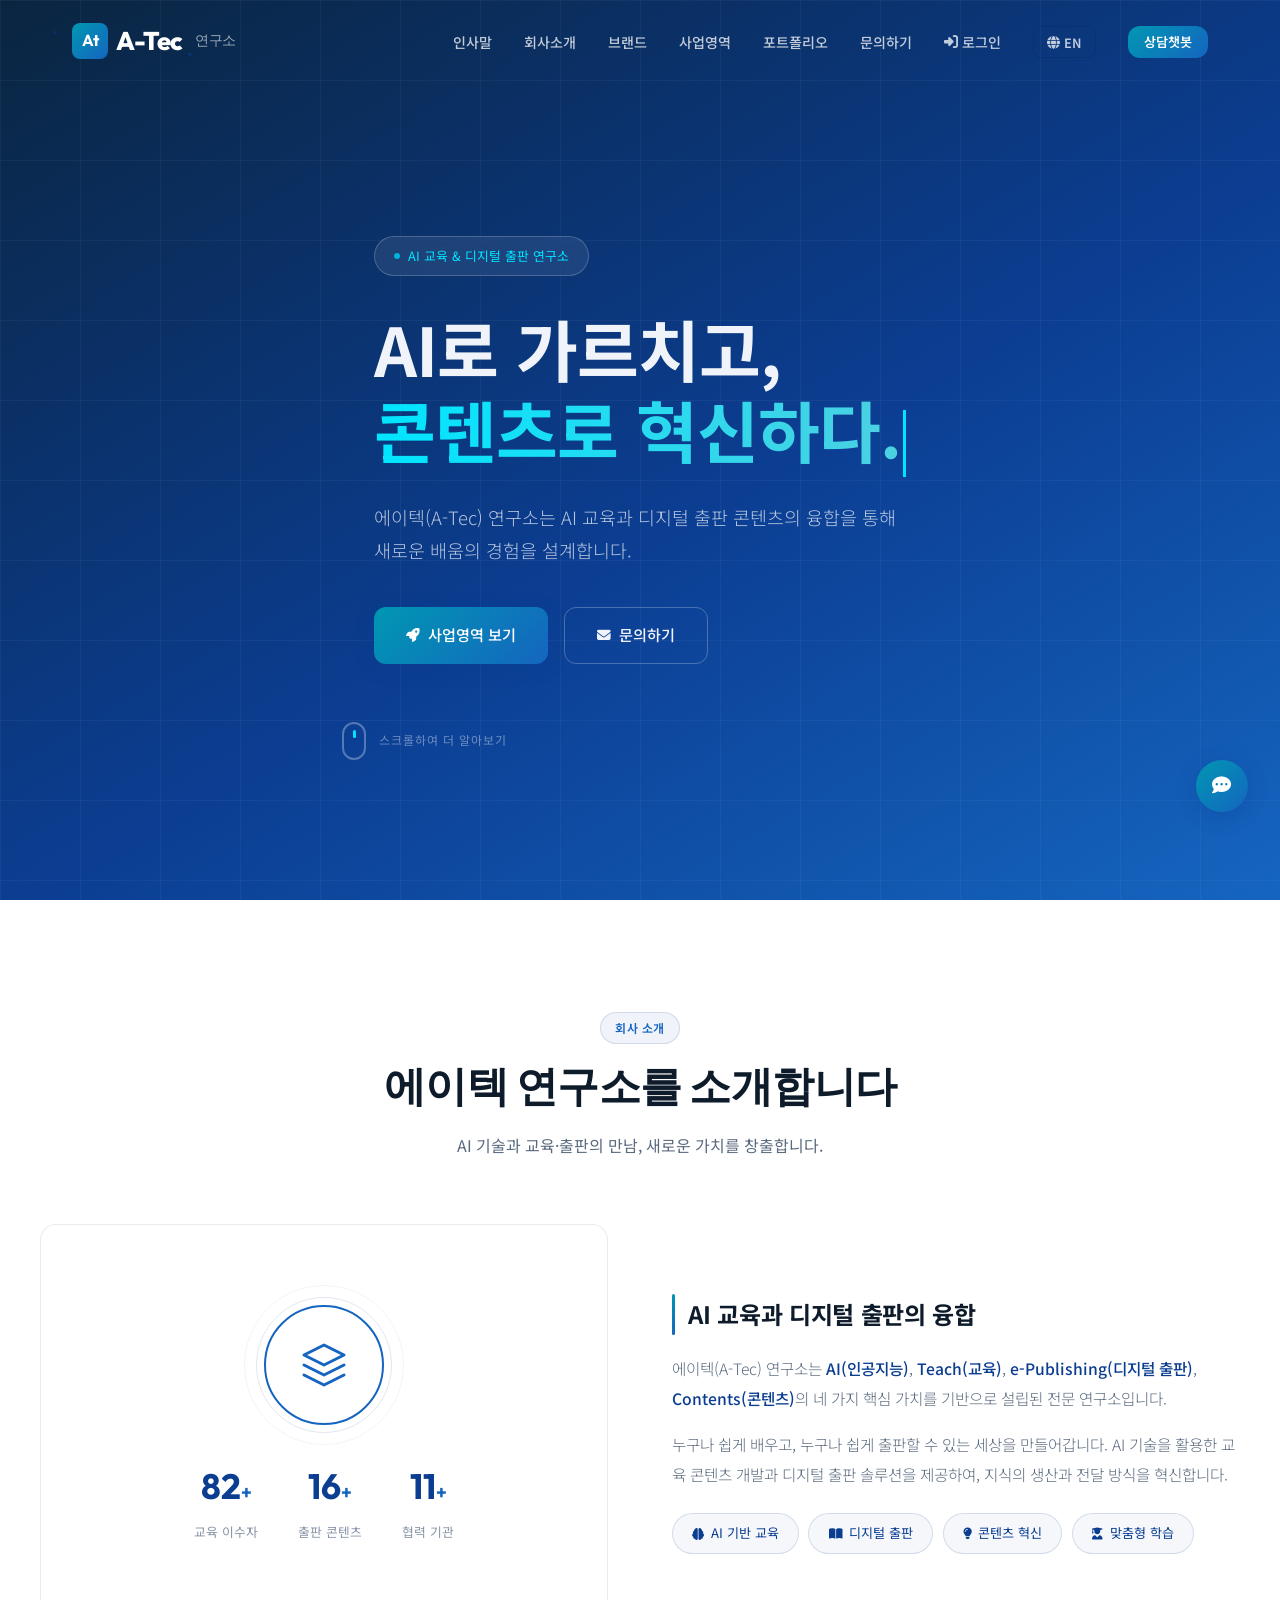
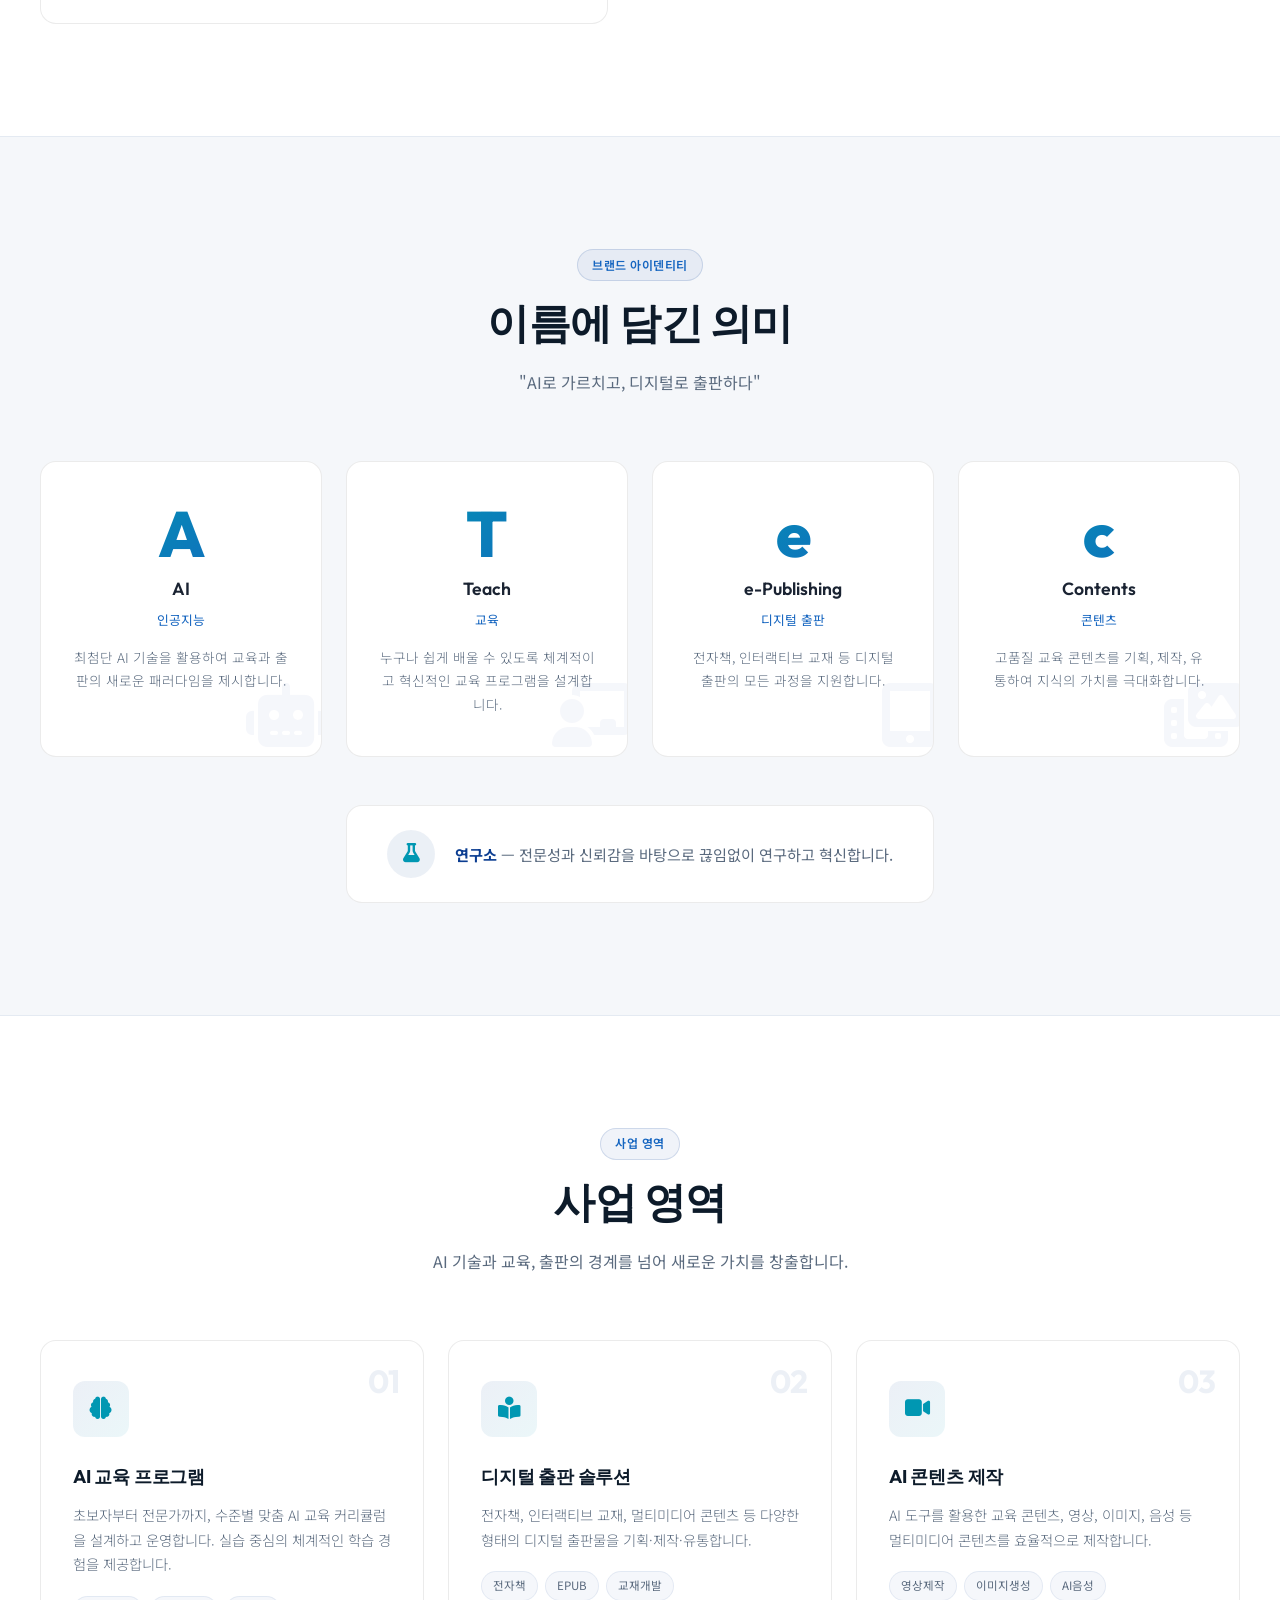
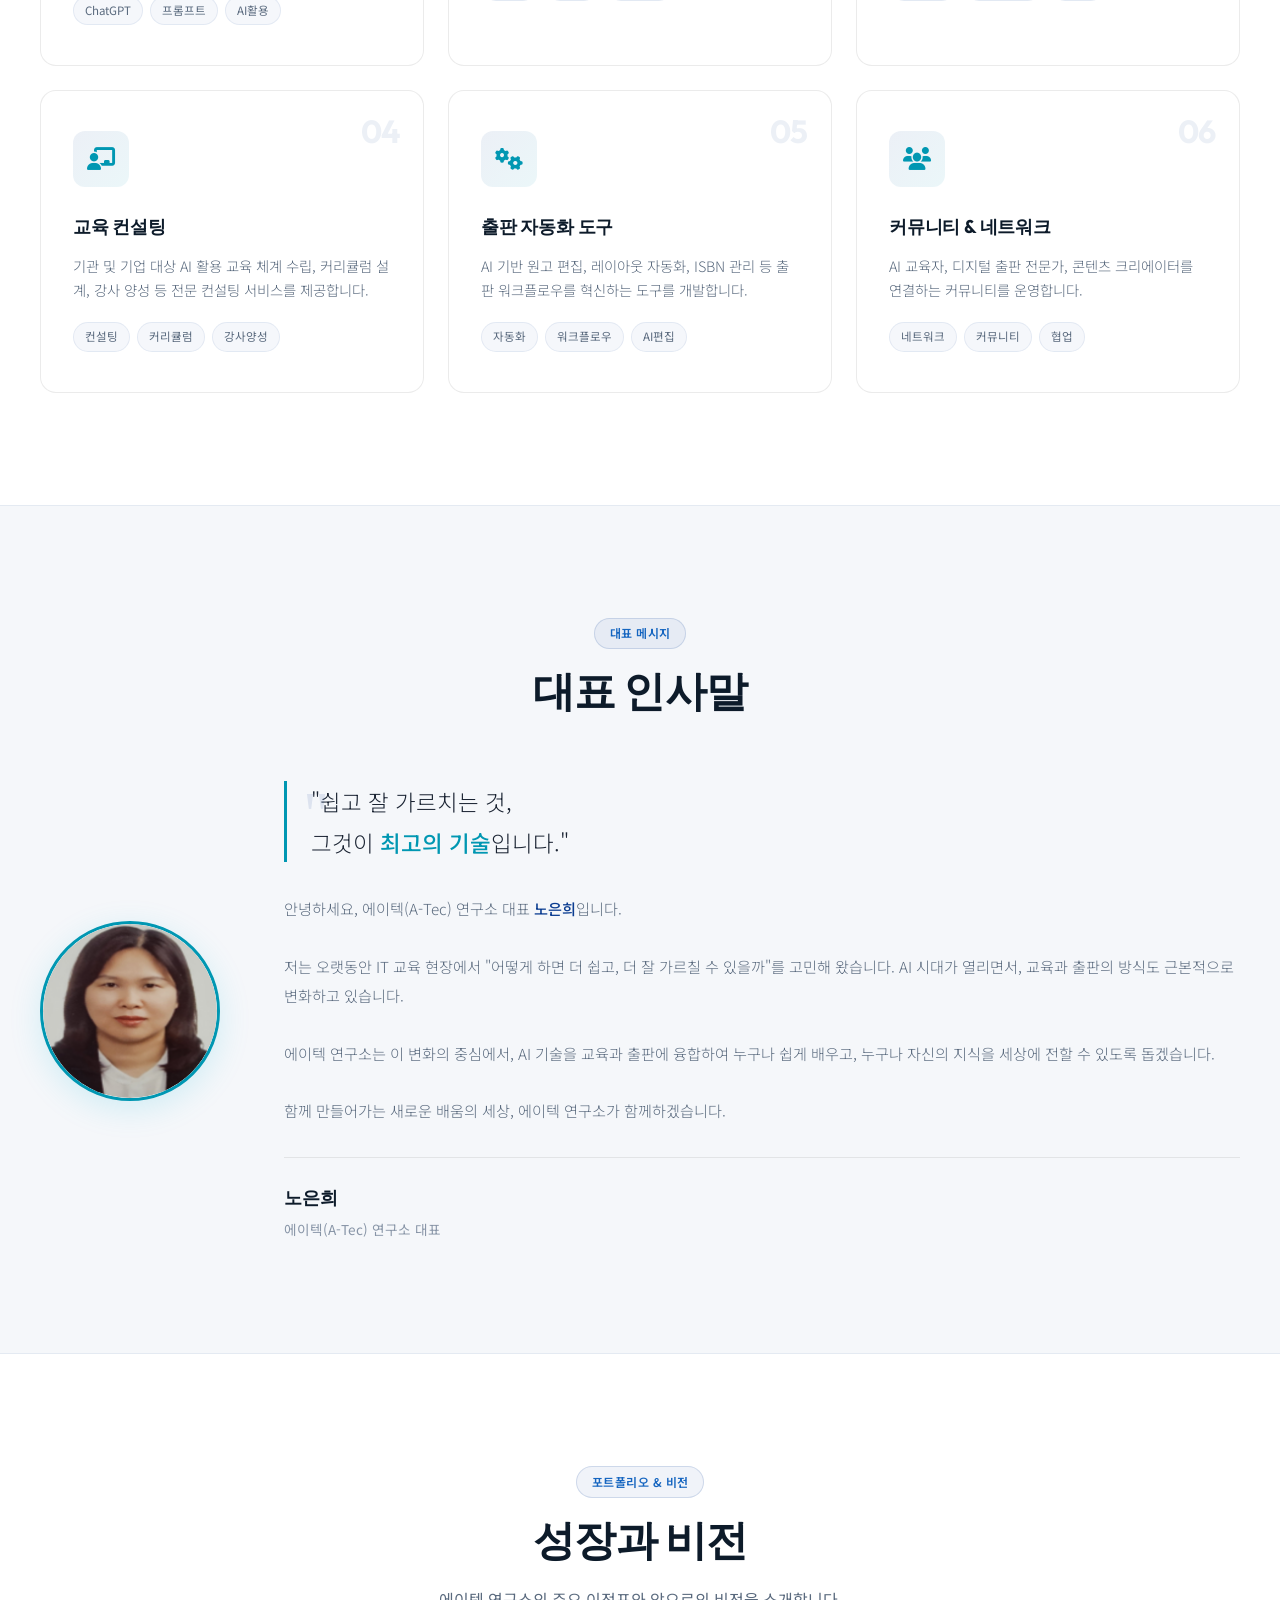
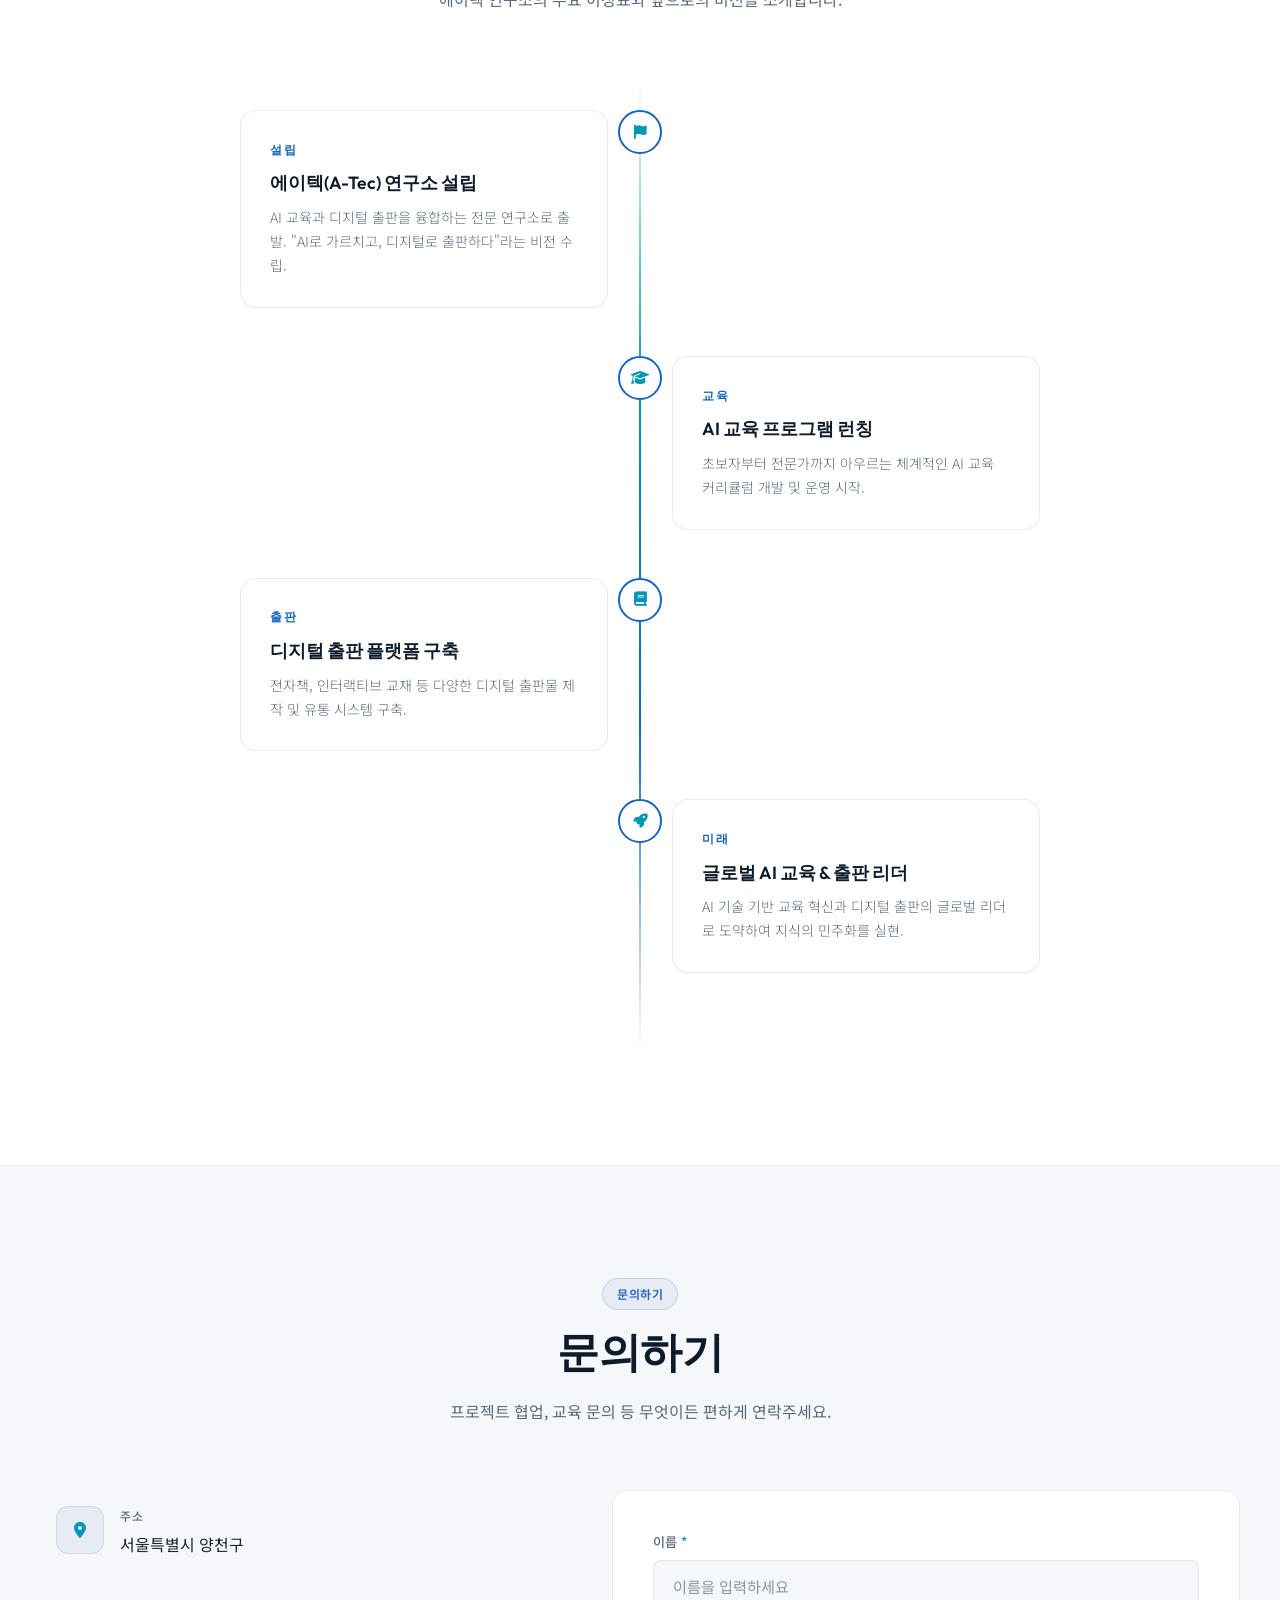
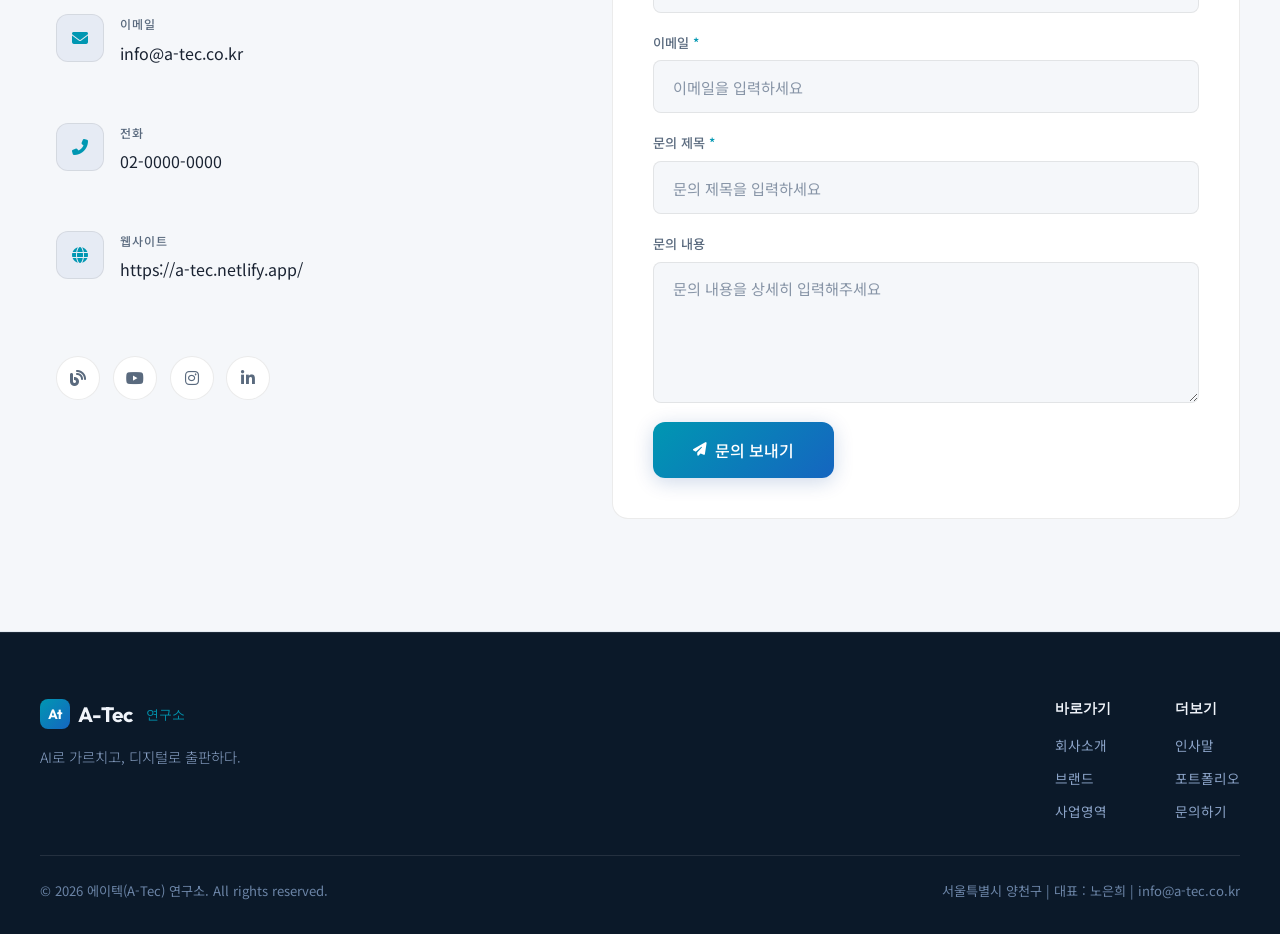
<file: index.html>
<!DOCTYPE html>
<html lang="ko">
<head>
<meta charset="UTF-8">
<meta name="viewport" content="width=device-width, initial-scale=1.0">
<title>에이텍(A-Tec) 연구소 | AI로 가르치고, 디지털로 출판하다</title>
<meta name="description" content="에이텍(A-Tec) 연구소 - AI 교육, 디지털 출판, 콘텐츠 제작의 융합 연구소. AI로 가르치고, 디지털로 출판하다.">
<meta name="keywords" content="AI교육, 디지털출판, e-Publishing, 콘텐츠, A-Tec, 에이텍">
<link rel="icon" type="image/svg+xml" href="data:image/svg+xml,<svg xmlns='http://www.w3.org/2000/svg' viewBox='0 0 100 100'><rect width='100' height='100' rx='20' fill='%2300B4D8'/><text x='50' y='68' font-family='sans-serif' font-size='50' font-weight='bold' fill='white' text-anchor='middle'>At</text></svg>">
<link href="https://fonts.googleapis.com/css2?family=Noto+Sans+KR:wght@300;400;500;700;900&family=Outfit:wght@300;400;500;600;700;800&display=swap" rel="stylesheet">
<link rel="stylesheet" href="https://cdn.jsdelivr.net/npm/@fortawesome/fontawesome-free@6.4.0/css/all.min.css">
<link rel="stylesheet" href="css/style.css">
</head>
<body>

<!-- LOADING SCREEN -->
<div id="loader" class="loader">
  <div class="loader-inner">
    <div class="loader-logo">
      <div class="loader-mark">At</div>
      <div class="loader-text">A-Tec<span>연구소</span></div>
    </div>
    <div class="loader-bar">
      <div class="loader-bar-fill"></div>
    </div>
  </div>
</div>

<!-- NAV -->
<nav id="navbar">
  <div class="nav-inner">
    <a href="#" class="logo">
      <div class="logo-mark">At</div>
      A-Tec<span>연구소</span>
    </a>
    <ul class="nav-links" id="navLinks">
      <li><a href="#ceo" data-section="ceo">인사말</a></li>
      <li><a href="#about" data-section="about">회사소개</a></li>
      <li><a href="#brand" data-section="brand">브랜드</a></li>
      <li><a href="#services" data-section="services">사업영역</a></li>
      <li><a href="#portfolio" data-section="portfolio">포트폴리오</a></li>
      <li><a href="#contact" data-section="contact">문의하기</a></li>
      <li><a href="login.html" class="nav-login-btn"><i class="fas fa-sign-in-alt"></i> 로그인</a></li>
      <li><a href="en.html" class="nav-lang-btn"><i class="fas fa-globe"></i> EN</a></li>
      <li><a href="#" id="chatbotNavBtn" class="nav-chatbot-btn">상담챗봇</a></li>
    </ul>
    <button class="mobile-toggle" id="mobileToggle" aria-label="메뉴 열기">
      <span></span><span></span><span></span>
    </button>
  </div>
</nav>

<!-- HERO -->
<section class="hero" id="hero">
  <div class="hero-bg"></div>
  <div class="hero-grid"></div>
  <div class="hero-orb hero-orb-1"></div>
  <div class="hero-orb hero-orb-2"></div>
  <div class="hero-orb hero-orb-3"></div>
  
  <!-- Particle Canvas -->
  <canvas id="heroParticles"></canvas>

  <div class="hero-content">
    <div class="hero-badge">
      <span class="dot"></span>
      AI 교육 & 디지털 출판 연구소
    </div>
    <h1>
      AI로 가르치고,<br>
      <span class="highlight typing-text" id="typingText"></span>
    </h1>
    <p>
      에이텍(A-Tec) 연구소는 AI 교육과 디지털 출판 콘텐츠의 융합을 통해<br>
      새로운 배움의 경험을 설계합니다.
    </p>
    <div class="hero-buttons">
      <a href="#services" class="btn btn-primary">
        <i class="fas fa-rocket"></i> 사업영역 보기
      </a>
      <a href="#contact" class="btn btn-outline">
        <i class="fas fa-envelope"></i> 문의하기
      </a>
    </div>
    <div class="hero-scroll-indicator">
      <div class="scroll-mouse">
        <div class="scroll-wheel"></div>
      </div>
      <span>스크롤하여 더 알아보기</span>
    </div>
  </div>
</section>

<!-- ABOUT -->
<section id="about">
  <div class="section-inner">
    <div class="section-header reveal">
      <div class="section-label">회사 소개</div>
      <div class="section-title">에이텍 연구소를 소개합니다</div>
      <div class="section-desc">AI 기술과 교육·출판의 만남, 새로운 가치를 창출합니다.</div>
    </div>
    <div class="about-grid">
      <div class="about-visual reveal">
        <div class="about-visual-inner">
          <div class="about-icon-ring">
            <svg viewBox="0 0 24 24" fill="none" stroke="currentColor" stroke-width="1.5" stroke-linecap="round" stroke-linejoin="round">
              <path d="M12 2L2 7l10 5 10-5-10-5z"/>
              <path d="M2 17l10 5 10-5"/>
              <path d="M2 12l10 5 10-5"/>
            </svg>
          </div>
          <div class="about-stats">
            <div class="about-stat">
              <div class="about-stat-num" data-count="150">0</div>
              <div class="about-stat-label">교육 이수자</div>
            </div>
            <div class="about-stat">
              <div class="about-stat-num" data-count="30">0</div>
              <div class="about-stat-label">출판 콘텐츠</div>
            </div>
            <div class="about-stat">
              <div class="about-stat-num" data-count="20">0</div>
              <div class="about-stat-label">협력 기관</div>
            </div>
          </div>
        </div>
      </div>
      <div class="about-text reveal">
        <h3>AI 교육과 디지털 출판의 융합</h3>
        <p>
          에이텍(A-Tec) 연구소는 <strong>AI(인공지능)</strong>, <strong>Teach(교육)</strong>, 
          <strong>e-Publishing(디지털 출판)</strong>, <strong>Contents(콘텐츠)</strong>의 
          네 가지 핵심 가치를 기반으로 설립된 전문 연구소입니다.
        </p>
        <p>
          누구나 쉽게 배우고, 누구나 쉽게 출판할 수 있는 세상을 만들어갑니다.
          AI 기술을 활용한 교육 콘텐츠 개발과 디지털 출판 솔루션을 제공하여,
          지식의 생산과 전달 방식을 혁신합니다.
        </p>
        <div class="about-values">
          <span class="about-value-tag"><i class="fas fa-brain"></i> AI 기반 교육</span>
          <span class="about-value-tag"><i class="fas fa-book-open"></i> 디지털 출판</span>
          <span class="about-value-tag"><i class="fas fa-lightbulb"></i> 콘텐츠 혁신</span>
          <span class="about-value-tag"><i class="fas fa-user-graduate"></i> 맞춤형 학습</span>
        </div>
      </div>
    </div>
  </div>
</section>

<!-- BRAND IDENTITY -->
<section id="brand" class="section-dark">
  <div class="section-inner">
    <div class="section-header reveal">
      <div class="section-label">브랜드 아이덴티티</div>
      <div class="section-title">이름에 담긴 의미</div>
      <div class="section-desc">"AI로 가르치고, 디지털로 출판하다"</div>
    </div>
    <div class="brand-grid">
      <div class="brand-card reveal" data-delay="0">
        <div class="brand-letter">A</div>
        <div class="brand-word">AI</div>
        <div class="brand-meaning">인공지능</div>
        <p>최첨단 AI 기술을 활용하여 교육과 출판의 새로운 패러다임을 제시합니다.</p>
        <div class="brand-icon"><i class="fas fa-robot"></i></div>
      </div>
      <div class="brand-card reveal" data-delay="100">
        <div class="brand-letter">T</div>
        <div class="brand-word">Teach</div>
        <div class="brand-meaning">교육</div>
        <p>누구나 쉽게 배울 수 있도록 체계적이고 혁신적인 교육 프로그램을 설계합니다.</p>
        <div class="brand-icon"><i class="fas fa-chalkboard-teacher"></i></div>
      </div>
      <div class="brand-card reveal" data-delay="200">
        <div class="brand-letter">e</div>
        <div class="brand-word">e-Publishing</div>
        <div class="brand-meaning">디지털 출판</div>
        <p>전자책, 인터랙티브 교재 등 디지털 출판의 모든 과정을 지원합니다.</p>
        <div class="brand-icon"><i class="fas fa-tablet-alt"></i></div>
      </div>
      <div class="brand-card reveal" data-delay="300">
        <div class="brand-letter">c</div>
        <div class="brand-word">Contents</div>
        <div class="brand-meaning">콘텐츠</div>
        <p>고품질 교육 콘텐츠를 기획, 제작, 유통하여 지식의 가치를 극대화합니다.</p>
        <div class="brand-icon"><i class="fas fa-photo-video"></i></div>
      </div>
    </div>
    <div class="brand-footer reveal">
      <div class="brand-lab">
        <div class="brand-lab-icon"><i class="fas fa-flask"></i></div>
        <div class="brand-lab-text">
          <strong>연구소</strong> — 전문성과 신뢰감을 바탕으로 끊임없이 연구하고 혁신합니다.
        </div>
      </div>
    </div>
  </div>
</section>

<!-- SERVICES -->
<section id="services">
  <div class="section-inner">
    <div class="section-header reveal">
      <div class="section-label">사업 영역</div>
      <div class="section-title">사업 영역</div>
      <div class="section-desc">AI 기술과 교육, 출판의 경계를 넘어 새로운 가치를 창출합니다.</div>
    </div>
    <div class="services-grid">

      <div class="service-card reveal">
        <div class="service-number">01</div>
        <div class="service-icon">
          <i class="fas fa-brain"></i>
        </div>
        <h3>AI 교육 프로그램</h3>
        <p>초보자부터 전문가까지, 수준별 맞춤 AI 교육 커리큘럼을 설계하고 운영합니다. 실습 중심의 체계적인 학습 경험을 제공합니다.</p>
        <div class="service-tags">
          <span>ChatGPT</span><span>프롬프트</span><span>AI활용</span>
        </div>
      </div>

      <div class="service-card reveal">
        <div class="service-number">02</div>
        <div class="service-icon">
          <i class="fas fa-book-reader"></i>
        </div>
        <h3>디지털 출판 솔루션</h3>
        <p>전자책, 인터랙티브 교재, 멀티미디어 콘텐츠 등 다양한 형태의 디지털 출판물을 기획·제작·유통합니다.</p>
        <div class="service-tags">
          <span>전자책</span><span>EPUB</span><span>교재개발</span>
        </div>
      </div>

      <div class="service-card reveal">
        <div class="service-number">03</div>
        <div class="service-icon">
          <i class="fas fa-video"></i>
        </div>
        <h3>AI 콘텐츠 제작</h3>
        <p>AI 도구를 활용한 교육 콘텐츠, 영상, 이미지, 음성 등 멀티미디어 콘텐츠를 효율적으로 제작합니다.</p>
        <div class="service-tags">
          <span>영상제작</span><span>이미지생성</span><span>AI음성</span>
        </div>
      </div>

      <div class="service-card reveal">
        <div class="service-number">04</div>
        <div class="service-icon">
          <i class="fas fa-chalkboard-teacher"></i>
        </div>
        <h3>교육 컨설팅</h3>
        <p>기관 및 기업 대상 AI 활용 교육 체계 수립, 커리큘럼 설계, 강사 양성 등 전문 컨설팅 서비스를 제공합니다.</p>
        <div class="service-tags">
          <span>컨설팅</span><span>커리큘럼</span><span>강사양성</span>
        </div>
      </div>

      <div class="service-card reveal">
        <div class="service-number">05</div>
        <div class="service-icon">
          <i class="fas fa-cogs"></i>
        </div>
        <h3>출판 자동화 도구</h3>
        <p>AI 기반 원고 편집, 레이아웃 자동화, ISBN 관리 등 출판 워크플로우를 혁신하는 도구를 개발합니다.</p>
        <div class="service-tags">
          <span>자동화</span><span>워크플로우</span><span>AI편집</span>
        </div>
      </div>

      <div class="service-card reveal">
        <div class="service-number">06</div>
        <div class="service-icon">
          <i class="fas fa-users"></i>
        </div>
        <h3>커뮤니티 & 네트워크</h3>
        <p>AI 교육자, 디지털 출판 전문가, 콘텐츠 크리에이터를 연결하는 커뮤니티를 운영합니다.</p>
        <div class="service-tags">
          <span>네트워크</span><span>커뮤니티</span><span>협업</span>
        </div>
      </div>

    </div>
  </div>
</section>

<!-- CEO -->
<section id="ceo" class="section-dark">
  <div class="section-inner">
    <div class="section-header reveal">
      <div class="section-label">대표 메시지</div>
      <div class="section-title">대표 인사말</div>
    </div>
    <div class="ceo-container">
      <div class="ceo-photo reveal">
        <div class="ceo-photo-inner">
          <img src="enn.png" alt="노은희 대표">
        </div>
      </div>
      <div class="ceo-content reveal">
        <blockquote>
          "쉽고 잘 가르치는 것,<br>
          그것이 <em>최고의 기술</em>입니다."
        </blockquote>
        <p class="ceo-message">
          안녕하세요, 에이텍(A-Tec) 연구소 대표 <strong>노은희</strong>입니다.<br><br>
          저는 오랫동안 IT 교육 현장에서 "어떻게 하면 더 쉽고, 더 잘 가르칠 수 있을까"를 
          고민해 왔습니다. AI 시대가 열리면서, 교육과 출판의 방식도 근본적으로 변화하고 있습니다.<br><br>
          에이텍 연구소는 이 변화의 중심에서, AI 기술을 교육과 출판에 융합하여 
          누구나 쉽게 배우고, 누구나 자신의 지식을 세상에 전할 수 있도록 돕겠습니다.<br><br>
          함께 만들어가는 새로운 배움의 세상, 에이텍 연구소가 함께하겠습니다.
        </p>
        <div class="ceo-signature">
          <div class="ceo-name">노은희</div>
          <div class="ceo-title">에이텍(A-Tec) 연구소 대표</div>
        </div>
      </div>
    </div>
  </div>
</section>

<!-- PORTFOLIO / TIMELINE -->
<section id="portfolio">
  <div class="section-inner">
    <div class="section-header reveal">
      <div class="section-label">포트폴리오 & 비전</div>
      <div class="section-title">성장과 비전</div>
      <div class="section-desc">에이텍 연구소의 주요 이정표와 앞으로의 비전을 소개합니다.</div>
    </div>
    <div class="timeline">
      <div class="timeline-line"></div>
      
      <div class="timeline-item reveal" data-side="left">
        <div class="timeline-dot"><i class="fas fa-flag"></i></div>
        <div class="timeline-content">
          <div class="timeline-date">설립</div>
          <h3>에이텍(A-Tec) 연구소 설립</h3>
          <p>AI 교육과 디지털 출판을 융합하는 전문 연구소로 출발. "AI로 가르치고, 디지털로 출판하다"라는 비전 수립.</p>
        </div>
      </div>

      <div class="timeline-item reveal" data-side="right">
        <div class="timeline-dot"><i class="fas fa-graduation-cap"></i></div>
        <div class="timeline-content">
          <div class="timeline-date">교육</div>
          <h3>AI 교육 프로그램 런칭</h3>
          <p>초보자부터 전문가까지 아우르는 체계적인 AI 교육 커리큘럼 개발 및 운영 시작.</p>
        </div>
      </div>

      <div class="timeline-item reveal" data-side="left">
        <div class="timeline-dot"><i class="fas fa-book"></i></div>
        <div class="timeline-content">
          <div class="timeline-date">출판</div>
          <h3>디지털 출판 플랫폼 구축</h3>
          <p>전자책, 인터랙티브 교재 등 다양한 디지털 출판물 제작 및 유통 시스템 구축.</p>
        </div>
      </div>

      <div class="timeline-item reveal" data-side="right">
        <div class="timeline-dot"><i class="fas fa-rocket"></i></div>
        <div class="timeline-content">
          <div class="timeline-date">미래</div>
          <h3>글로벌 AI 교육 & 출판 리더</h3>
          <p>AI 기술 기반 교육 혁신과 디지털 출판의 글로벌 리더로 도약하여 지식의 민주화를 실현.</p>
        </div>
      </div>
    </div>
  </div>
</section>

<!-- CONTACT -->
<section id="contact" class="section-dark">
  <div class="section-inner">
    <div class="section-header reveal">
      <div class="section-label">문의하기</div>
      <div class="section-title">문의하기</div>
      <div class="section-desc">프로젝트 협업, 교육 문의 등 무엇이든 편하게 연락주세요.</div>
    </div>
    <div class="contact-grid">
      <div class="contact-info reveal">

        <div class="contact-item">
          <div class="contact-icon">
            <i class="fas fa-map-marker-alt"></i>
          </div>
          <div>
            <div class="contact-item-label">주소</div>
            <div class="contact-item-value">서울특별시 양천구</div>
          </div>
        </div>

        <div class="contact-item">
          <div class="contact-icon">
            <i class="fas fa-envelope"></i>
          </div>
          <div>
            <div class="contact-item-label">이메일</div>
            <div class="contact-item-value">info@a-tec.co.kr</div>
          </div>
        </div>

        <div class="contact-item">
          <div class="contact-icon">
            <i class="fas fa-phone-alt"></i>
          </div>
          <div>
            <div class="contact-item-label">전화</div>
            <div class="contact-item-value">02-0000-0000</div>
          </div>
        </div>

        <div class="contact-item">
          <div class="contact-icon">
            <i class="fas fa-globe"></i>
          </div>
          <div>
            <div class="contact-item-label">웹사이트</div>
            <div class="contact-item-value">https://a-tec.netlify.app/</div>
          </div>
        </div>

        <div class="contact-social">
          <a href="#" class="social-link" aria-label="Blog"><i class="fas fa-blog"></i></a>
          <a href="#" class="social-link" aria-label="YouTube"><i class="fab fa-youtube"></i></a>
          <a href="#" class="social-link" aria-label="Instagram"><i class="fab fa-instagram"></i></a>
          <a href="#" class="social-link" aria-label="LinkedIn"><i class="fab fa-linkedin-in"></i></a>
        </div>

      </div>

      <div class="contact-form reveal" id="contactForm">
        <div class="form-group">
          <label for="contactName">이름 <span class="required">*</span></label>
          <input type="text" id="contactName" placeholder="이름을 입력하세요" required>
        </div>
        <div class="form-group">
          <label for="contactEmail">이메일 <span class="required">*</span></label>
          <input type="email" id="contactEmail" placeholder="이메일을 입력하세요" required>
        </div>
        <div class="form-group">
          <label for="contactSubject">문의 제목 <span class="required">*</span></label>
          <input type="text" id="contactSubject" placeholder="문의 제목을 입력하세요" required>
        </div>
        <div class="form-group">
          <label for="contactMessage">문의 내용</label>
          <textarea id="contactMessage" placeholder="문의 내용을 상세히 입력해주세요" rows="5"></textarea>
        </div>
        <button class="btn btn-primary btn-submit" id="submitBtn" type="button">
          <i class="fas fa-paper-plane"></i> 문의 보내기
        </button>
        <div id="formResult" class="form-result" style="display:none;"></div>
      </div>
    </div>
  </div>
</section>

<!-- FOOTER -->
<footer>
  <div class="footer-inner">
    <div class="footer-top">
      <div class="footer-brand">
        <div class="footer-logo">
          <div class="logo-mark">At</div>
          A-Tec<span>연구소</span>
        </div>
        <div class="footer-slogan">AI로 가르치고, 디지털로 출판하다.</div>
      </div>
      <div class="footer-links">
        <div class="footer-link-group">
          <h4>바로가기</h4>
          <a href="#about">회사소개</a>
          <a href="#brand">브랜드</a>
          <a href="#services">사업영역</a>
        </div>
        <div class="footer-link-group">
          <h4>더보기</h4>
          <a href="#ceo">인사말</a>
          <a href="#portfolio">포트폴리오</a>
          <a href="#contact">문의하기</a>
        </div>
      </div>
    </div>
    <div class="footer-divider"></div>
    <div class="footer-bottom">
      <div class="footer-copyright">
        © 2026 에이텍(A-Tec) 연구소. All rights reserved.
      </div>
      <div class="footer-info">
        서울특별시 양천구 | 대표 : 노은희 | info@a-tec.co.kr
      </div>
    </div>
  </div>
</footer>

<!-- Chatbot FAB -->
<button id="chatbotFab" class="chatbot-fab" aria-label="상담챗봇 열기">
  <i class="fas fa-comment-dots chatbot-fab-icon-open"></i>
  <i class="fas fa-times chatbot-fab-icon-close"></i>
</button>

<!-- Chatbot Panel -->
<div id="chatbotPanel" class="chatbot-panel" aria-hidden="true">
  <div class="chatbot-header">
    <div class="chatbot-header-info">
      <div class="chatbot-avatar"><i class="fas fa-robot"></i></div>
      <div>
        <div class="chatbot-title">A-Tec 상담봇</div>
        <div class="chatbot-status"><span class="chatbot-online-dot"></span>온라인</div>
      </div>
    </div>
    <button class="chatbot-close" id="chatbotClose" aria-label="닫기"><i class="fas fa-times"></i></button>
  </div>
  <div class="chatbot-messages" id="chatbotMessages">
    <div class="chatbot-msg bot">
      <div class="chatbot-msg-bubble">안녕하세요! 에이텍 연구소 상담봇입니다. 😊<br>AI 교육, 디지털 출판, 컨설팅 등 무엇이든 문의해 주세요.</div>
      <div class="chatbot-msg-time">지금</div>
    </div>
    <div class="chatbot-quickbtns">
      <button class="chatbot-quick">AI 교육 안내</button>
      <button class="chatbot-quick">디지털 출판</button>
      <button class="chatbot-quick">컨설팅 문의</button>
      <button class="chatbot-quick">연락처 확인</button>
    </div>
  </div>
  <div class="chatbot-input-area">
    <input type="text" id="chatbotInput" class="chatbot-input" placeholder="메시지를 입력하세요..." autocomplete="off">
    <button id="chatbotSend" class="chatbot-send" aria-label="전송"><i class="fas fa-paper-plane"></i></button>
  </div>
</div>

<!-- Back to Top -->
<button id="backToTop" class="back-to-top" aria-label="맨 위로">
  <i class="fas fa-chevron-up"></i>
</button>

<script src="js/main.js"></script>
</body>
</html>
</file>
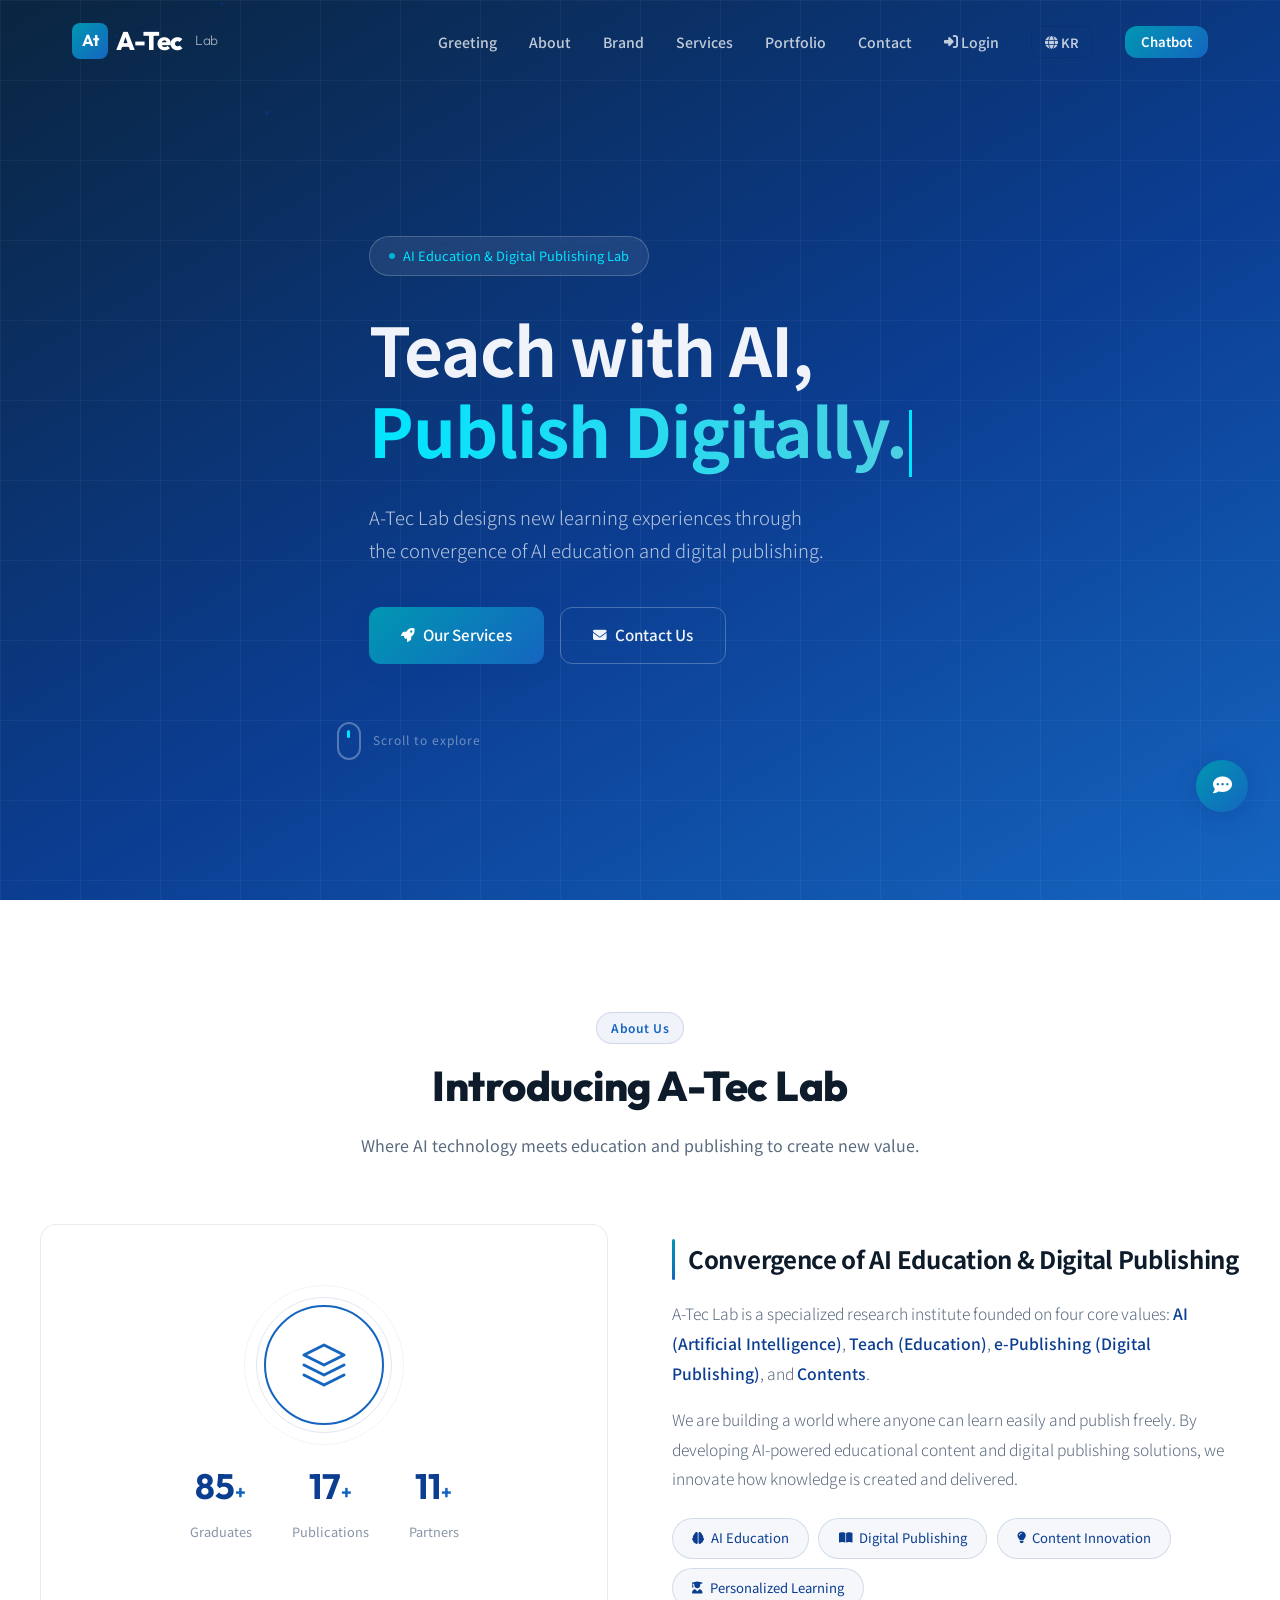
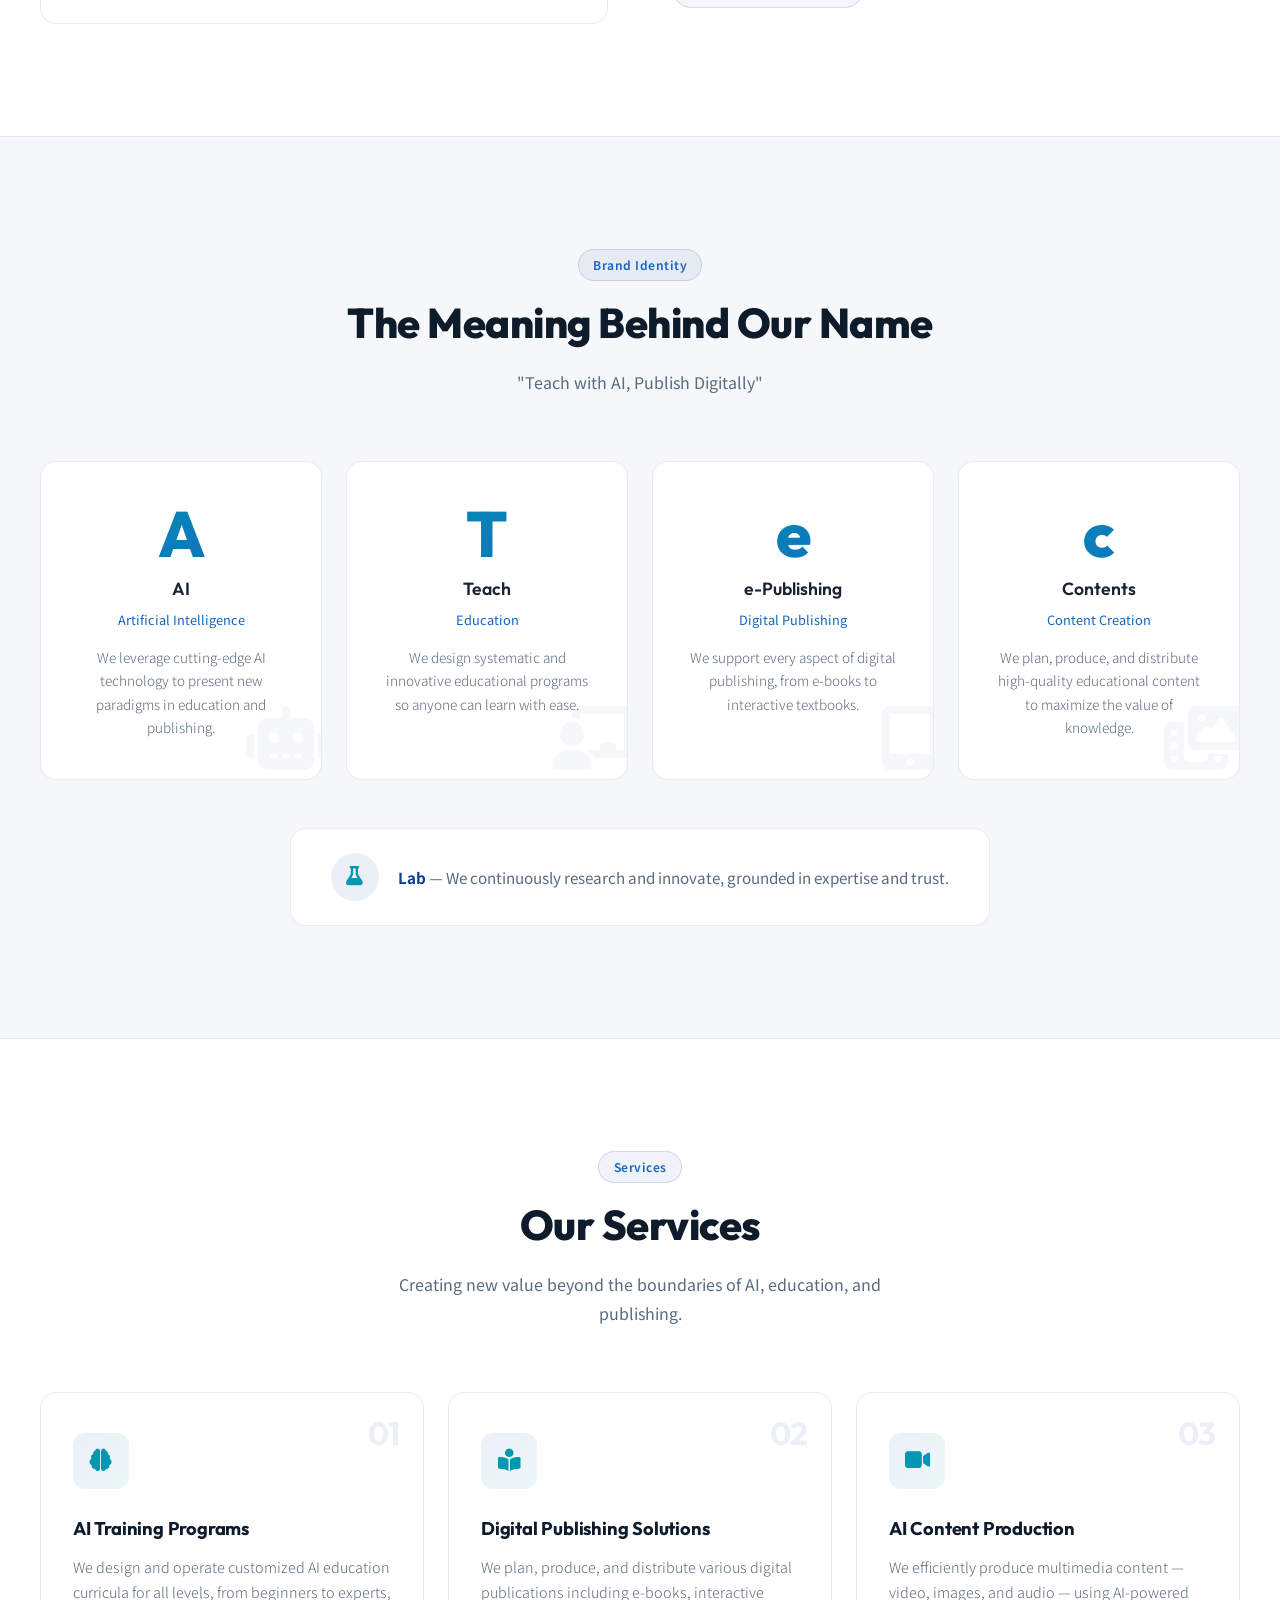
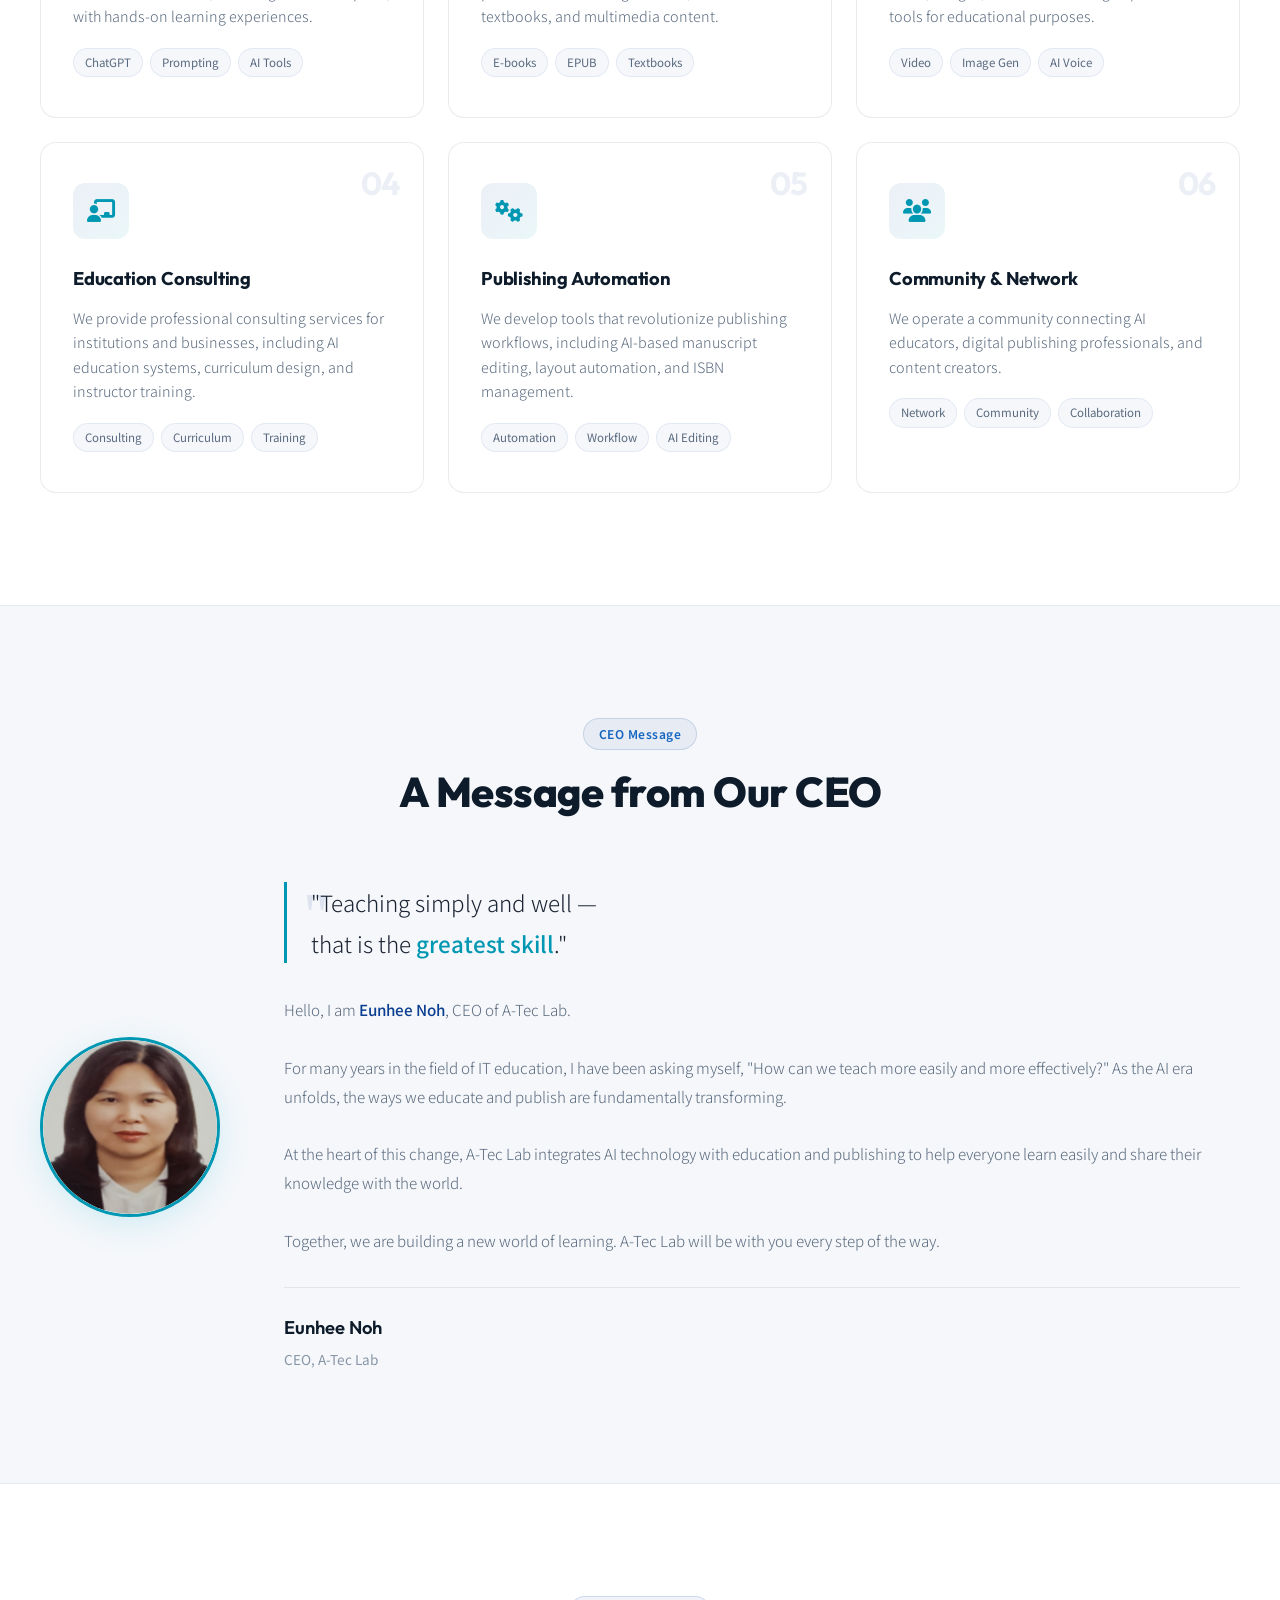
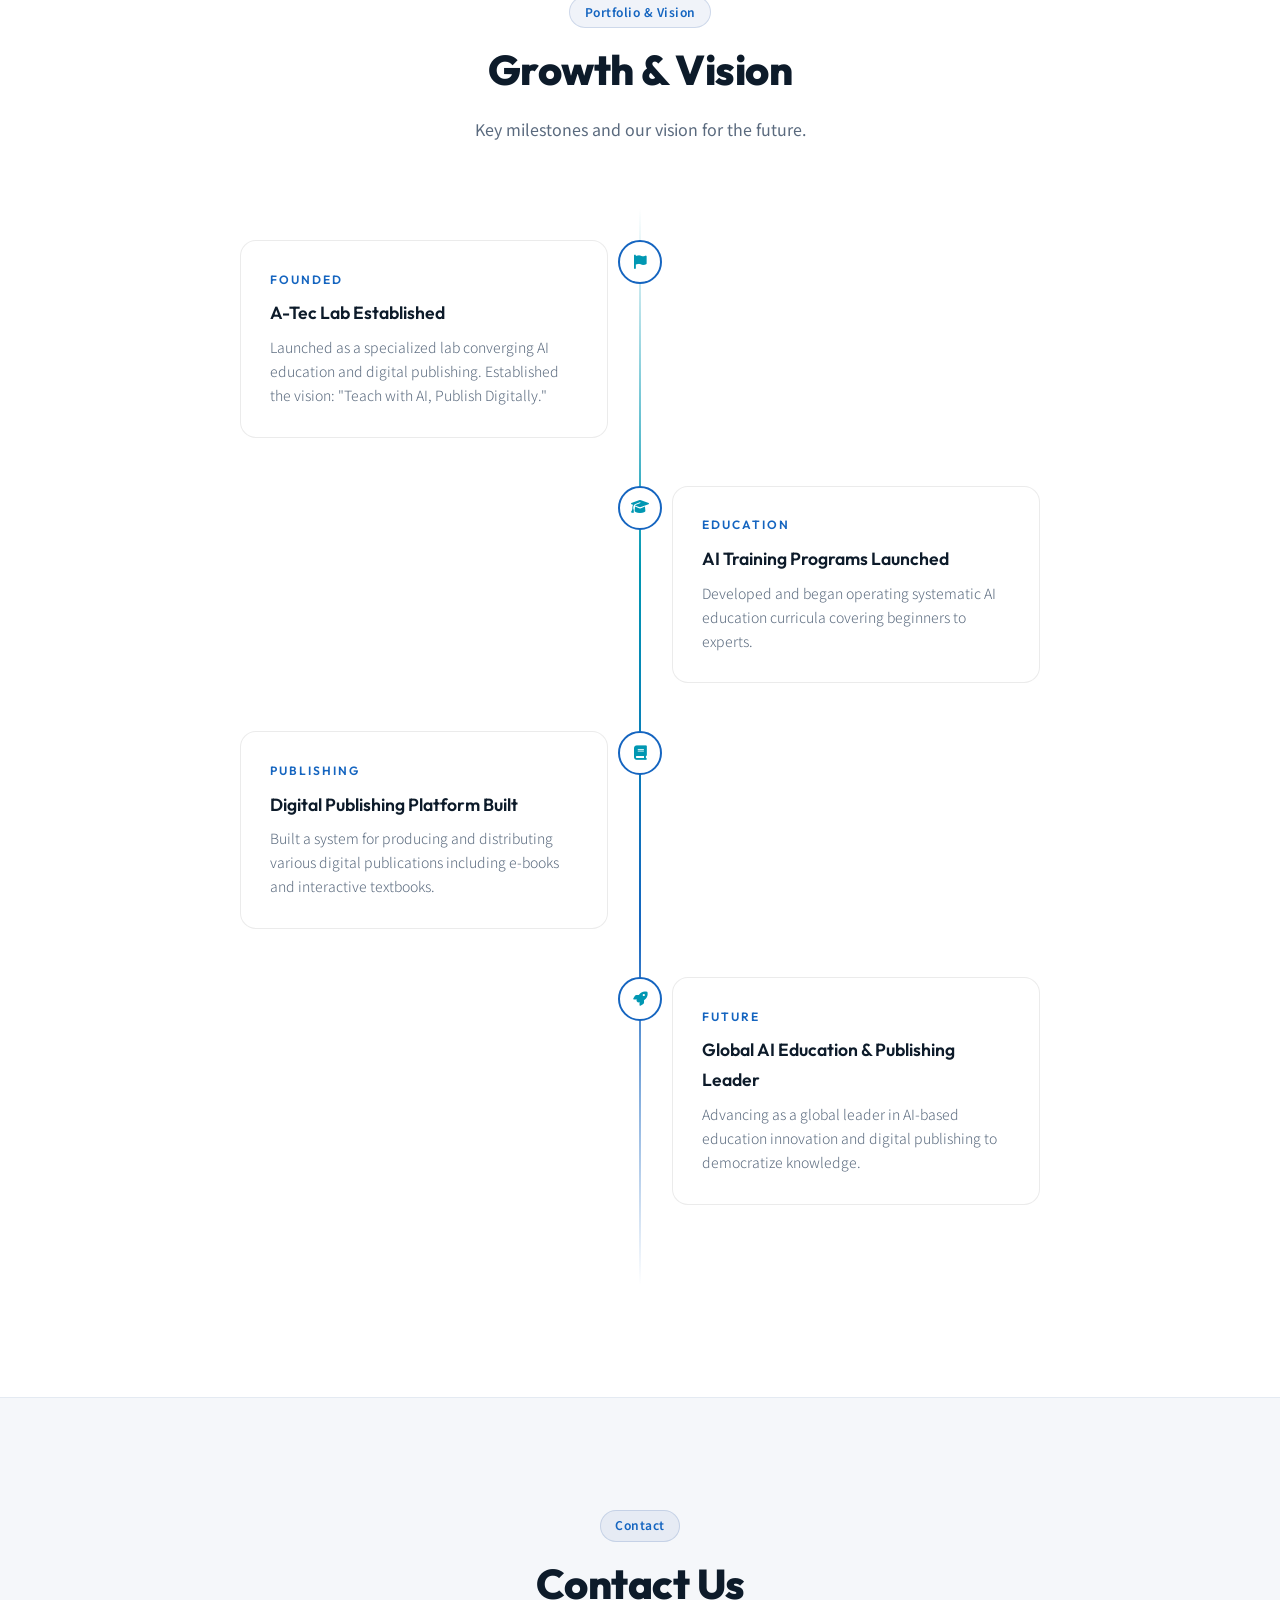
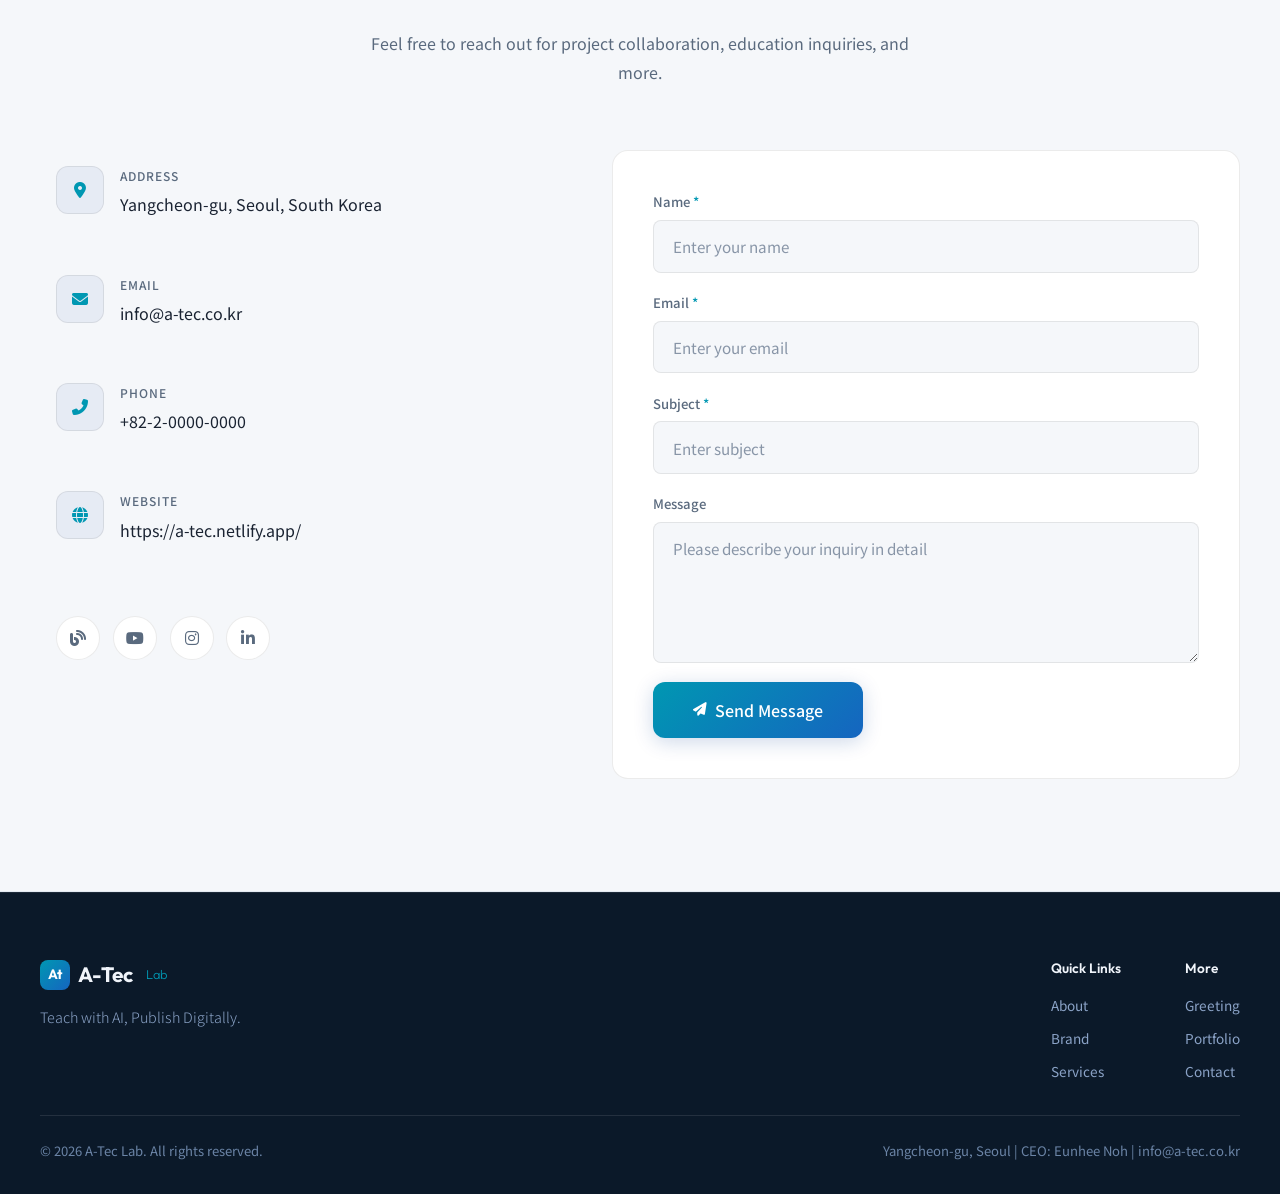
<file: en.html>
<!DOCTYPE html>
<html lang="en">
<head>
<meta charset="UTF-8">
<meta name="viewport" content="width=device-width, initial-scale=1.0">
<title>A-Tec Lab | Teach with AI, Publish Digitally</title>
<meta name="description" content="A-Tec Lab - A convergence lab for AI education, digital publishing, and content creation. Teach with AI, Publish Digitally.">
<meta name="keywords" content="AI education, digital publishing, e-Publishing, contents, A-Tec">
<link rel="icon" type="image/svg+xml" href="data:image/svg+xml,<svg xmlns='http://www.w3.org/2000/svg' viewBox='0 0 100 100'><rect width='100' height='100' rx='20' fill='%2300B4D8'/><text x='50' y='68' font-family='sans-serif' font-size='50' font-weight='bold' fill='white' text-anchor='middle'>At</text></svg>">
<link href="https://fonts.googleapis.com/css2?family=Noto+Sans+KR:wght@300;400;500;700;900&family=Outfit:wght@300;400;500;600;700;800&display=swap" rel="stylesheet">
<link rel="stylesheet" href="https://cdn.jsdelivr.net/npm/@fortawesome/fontawesome-free@6.4.0/css/all.min.css">
<link rel="stylesheet" href="css/style.css">
</head>
<body>

<!-- LOADING SCREEN -->
<div id="loader" class="loader">
  <div class="loader-inner">
    <div class="loader-logo">
      <div class="loader-mark">At</div>
      <div class="loader-text">A-Tec<span>Lab</span></div>
    </div>
    <div class="loader-bar">
      <div class="loader-bar-fill"></div>
    </div>
  </div>
</div>

<!-- NAV -->
<nav id="navbar">
  <div class="nav-inner">
    <a href="#" class="logo">
      <div class="logo-mark">At</div>
      A-Tec<span>Lab</span>
    </a>
    <ul class="nav-links" id="navLinks">
      <li><a href="#ceo" data-section="ceo">Greeting</a></li>
      <li><a href="#about" data-section="about">About</a></li>
      <li><a href="#brand" data-section="brand">Brand</a></li>
      <li><a href="#services" data-section="services">Services</a></li>
      <li><a href="#portfolio" data-section="portfolio">Portfolio</a></li>
      <li><a href="#contact" data-section="contact">Contact</a></li>
      <li><a href="login.html" class="nav-login-btn"><i class="fas fa-sign-in-alt"></i> Login</a></li>
      <li><a href="index.html" class="nav-lang-btn"><i class="fas fa-globe"></i> KR</a></li>
      <li><a href="#" id="chatbotNavBtn" class="nav-chatbot-btn">Chatbot</a></li>
    </ul>
    <button class="mobile-toggle" id="mobileToggle" aria-label="Open menu">
      <span></span><span></span><span></span>
    </button>
  </div>
</nav>

<!-- HERO -->
<section class="hero" id="hero">
  <div class="hero-bg"></div>
  <div class="hero-grid"></div>
  <div class="hero-orb hero-orb-1"></div>
  <div class="hero-orb hero-orb-2"></div>
  <div class="hero-orb hero-orb-3"></div>
  <canvas id="heroParticles"></canvas>

  <div class="hero-content">
    <div class="hero-badge">
      <span class="dot"></span>
      AI Education & Digital Publishing Lab
    </div>
    <h1>
      Teach with AI,<br>
      <span class="highlight typing-text" id="typingText"></span>
    </h1>
    <p>
      A-Tec Lab designs new learning experiences through<br>
      the convergence of AI education and digital publishing.
    </p>
    <div class="hero-buttons">
      <a href="#services" class="btn btn-primary">
        <i class="fas fa-rocket"></i> Our Services
      </a>
      <a href="#contact" class="btn btn-outline">
        <i class="fas fa-envelope"></i> Contact Us
      </a>
    </div>
    <div class="hero-scroll-indicator">
      <div class="scroll-mouse">
        <div class="scroll-wheel"></div>
      </div>
      <span>Scroll to explore</span>
    </div>
  </div>
</section>

<!-- ABOUT -->
<section id="about">
  <div class="section-inner">
    <div class="section-header reveal">
      <div class="section-label">About Us</div>
      <div class="section-title">Introducing A-Tec Lab</div>
      <div class="section-desc">Where AI technology meets education and publishing to create new value.</div>
    </div>
    <div class="about-grid">
      <div class="about-visual reveal">
        <div class="about-visual-inner">
          <div class="about-icon-ring">
            <svg viewBox="0 0 24 24" fill="none" stroke="currentColor" stroke-width="1.5" stroke-linecap="round" stroke-linejoin="round">
              <path d="M12 2L2 7l10 5 10-5-10-5z"/>
              <path d="M2 17l10 5 10-5"/>
              <path d="M2 12l10 5 10-5"/>
            </svg>
          </div>
          <div class="about-stats">
            <div class="about-stat">
              <div class="about-stat-num" data-count="150">0</div>
              <div class="about-stat-label">Graduates</div>
            </div>
            <div class="about-stat">
              <div class="about-stat-num" data-count="30">0</div>
              <div class="about-stat-label">Publications</div>
            </div>
            <div class="about-stat">
              <div class="about-stat-num" data-count="20">0</div>
              <div class="about-stat-label">Partners</div>
            </div>
          </div>
        </div>
      </div>
      <div class="about-text reveal">
        <h3>Convergence of AI Education & Digital Publishing</h3>
        <p>
          A-Tec Lab is a specialized research institute founded on four core values:
          <strong>AI (Artificial Intelligence)</strong>, <strong>Teach (Education)</strong>,
          <strong>e-Publishing (Digital Publishing)</strong>, and <strong>Contents</strong>.
        </p>
        <p>
          We are building a world where anyone can learn easily and publish freely.
          By developing AI-powered educational content and digital publishing solutions,
          we innovate how knowledge is created and delivered.
        </p>
        <div class="about-values">
          <span class="about-value-tag"><i class="fas fa-brain"></i> AI Education</span>
          <span class="about-value-tag"><i class="fas fa-book-open"></i> Digital Publishing</span>
          <span class="about-value-tag"><i class="fas fa-lightbulb"></i> Content Innovation</span>
          <span class="about-value-tag"><i class="fas fa-user-graduate"></i> Personalized Learning</span>
        </div>
      </div>
    </div>
  </div>
</section>

<!-- BRAND IDENTITY -->
<section id="brand" class="section-dark">
  <div class="section-inner">
    <div class="section-header reveal">
      <div class="section-label">Brand Identity</div>
      <div class="section-title">The Meaning Behind Our Name</div>
      <div class="section-desc">"Teach with AI, Publish Digitally"</div>
    </div>
    <div class="brand-grid">
      <div class="brand-card reveal" data-delay="0">
        <div class="brand-letter">A</div>
        <div class="brand-word">AI</div>
        <div class="brand-meaning">Artificial Intelligence</div>
        <p>We leverage cutting-edge AI technology to present new paradigms in education and publishing.</p>
        <div class="brand-icon"><i class="fas fa-robot"></i></div>
      </div>
      <div class="brand-card reveal" data-delay="100">
        <div class="brand-letter">T</div>
        <div class="brand-word">Teach</div>
        <div class="brand-meaning">Education</div>
        <p>We design systematic and innovative educational programs so anyone can learn with ease.</p>
        <div class="brand-icon"><i class="fas fa-chalkboard-teacher"></i></div>
      </div>
      <div class="brand-card reveal" data-delay="200">
        <div class="brand-letter">e</div>
        <div class="brand-word">e-Publishing</div>
        <div class="brand-meaning">Digital Publishing</div>
        <p>We support every aspect of digital publishing, from e-books to interactive textbooks.</p>
        <div class="brand-icon"><i class="fas fa-tablet-alt"></i></div>
      </div>
      <div class="brand-card reveal" data-delay="300">
        <div class="brand-letter">c</div>
        <div class="brand-word">Contents</div>
        <div class="brand-meaning">Content Creation</div>
        <p>We plan, produce, and distribute high-quality educational content to maximize the value of knowledge.</p>
        <div class="brand-icon"><i class="fas fa-photo-video"></i></div>
      </div>
    </div>
    <div class="brand-footer reveal">
      <div class="brand-lab">
        <div class="brand-lab-icon"><i class="fas fa-flask"></i></div>
        <div class="brand-lab-text">
          <strong>Lab</strong> — We continuously research and innovate, grounded in expertise and trust.
        </div>
      </div>
    </div>
  </div>
</section>

<!-- SERVICES -->
<section id="services">
  <div class="section-inner">
    <div class="section-header reveal">
      <div class="section-label">Services</div>
      <div class="section-title">Our Services</div>
      <div class="section-desc">Creating new value beyond the boundaries of AI, education, and publishing.</div>
    </div>
    <div class="services-grid">

      <div class="service-card reveal">
        <div class="service-number">01</div>
        <div class="service-icon"><i class="fas fa-brain"></i></div>
        <h3>AI Training Programs</h3>
        <p>We design and operate customized AI education curricula for all levels, from beginners to experts, with hands-on learning experiences.</p>
        <div class="service-tags">
          <span>ChatGPT</span><span>Prompting</span><span>AI Tools</span>
        </div>
      </div>

      <div class="service-card reveal">
        <div class="service-number">02</div>
        <div class="service-icon"><i class="fas fa-book-reader"></i></div>
        <h3>Digital Publishing Solutions</h3>
        <p>We plan, produce, and distribute various digital publications including e-books, interactive textbooks, and multimedia content.</p>
        <div class="service-tags">
          <span>E-books</span><span>EPUB</span><span>Textbooks</span>
        </div>
      </div>

      <div class="service-card reveal">
        <div class="service-number">03</div>
        <div class="service-icon"><i class="fas fa-video"></i></div>
        <h3>AI Content Production</h3>
        <p>We efficiently produce multimedia content — video, images, and audio — using AI-powered tools for educational purposes.</p>
        <div class="service-tags">
          <span>Video</span><span>Image Gen</span><span>AI Voice</span>
        </div>
      </div>

      <div class="service-card reveal">
        <div class="service-number">04</div>
        <div class="service-icon"><i class="fas fa-chalkboard-teacher"></i></div>
        <h3>Education Consulting</h3>
        <p>We provide professional consulting services for institutions and businesses, including AI education systems, curriculum design, and instructor training.</p>
        <div class="service-tags">
          <span>Consulting</span><span>Curriculum</span><span>Training</span>
        </div>
      </div>

      <div class="service-card reveal">
        <div class="service-number">05</div>
        <div class="service-icon"><i class="fas fa-cogs"></i></div>
        <h3>Publishing Automation</h3>
        <p>We develop tools that revolutionize publishing workflows, including AI-based manuscript editing, layout automation, and ISBN management.</p>
        <div class="service-tags">
          <span>Automation</span><span>Workflow</span><span>AI Editing</span>
        </div>
      </div>

      <div class="service-card reveal">
        <div class="service-number">06</div>
        <div class="service-icon"><i class="fas fa-users"></i></div>
        <h3>Community & Network</h3>
        <p>We operate a community connecting AI educators, digital publishing professionals, and content creators.</p>
        <div class="service-tags">
          <span>Network</span><span>Community</span><span>Collaboration</span>
        </div>
      </div>

    </div>
  </div>
</section>

<!-- CEO -->
<section id="ceo" class="section-dark">
  <div class="section-inner">
    <div class="section-header reveal">
      <div class="section-label">CEO Message</div>
      <div class="section-title">A Message from Our CEO</div>
    </div>
    <div class="ceo-container">
      <div class="ceo-photo reveal">
        <div class="ceo-photo-inner">
          <img src="enn.png" alt="CEO Eunhee Noh">
        </div>
      </div>
      <div class="ceo-content reveal">
        <blockquote>
          "Teaching simply and well —<br>
          that is the <em>greatest skill</em>."
        </blockquote>
        <p class="ceo-message">
          Hello, I am <strong>Eunhee Noh</strong>, CEO of A-Tec Lab.<br><br>
          For many years in the field of IT education, I have been asking myself,
          "How can we teach more easily and more effectively?" As the AI era unfolds,
          the ways we educate and publish are fundamentally transforming.<br><br>
          At the heart of this change, A-Tec Lab integrates AI technology with education
          and publishing to help everyone learn easily and share their knowledge with the world.<br><br>
          Together, we are building a new world of learning. A-Tec Lab will be with you every step of the way.
        </p>
        <div class="ceo-signature">
          <div class="ceo-name">Eunhee Noh</div>
          <div class="ceo-title">CEO, A-Tec Lab</div>
        </div>
      </div>
    </div>
  </div>
</section>

<!-- PORTFOLIO / TIMELINE -->
<section id="portfolio">
  <div class="section-inner">
    <div class="section-header reveal">
      <div class="section-label">Portfolio & Vision</div>
      <div class="section-title">Growth & Vision</div>
      <div class="section-desc">Key milestones and our vision for the future.</div>
    </div>
    <div class="timeline">
      <div class="timeline-line"></div>

      <div class="timeline-item reveal" data-side="left">
        <div class="timeline-dot"><i class="fas fa-flag"></i></div>
        <div class="timeline-content">
          <div class="timeline-date">Founded</div>
          <h3>A-Tec Lab Established</h3>
          <p>Launched as a specialized lab converging AI education and digital publishing. Established the vision: "Teach with AI, Publish Digitally."</p>
        </div>
      </div>

      <div class="timeline-item reveal" data-side="right">
        <div class="timeline-dot"><i class="fas fa-graduation-cap"></i></div>
        <div class="timeline-content">
          <div class="timeline-date">Education</div>
          <h3>AI Training Programs Launched</h3>
          <p>Developed and began operating systematic AI education curricula covering beginners to experts.</p>
        </div>
      </div>

      <div class="timeline-item reveal" data-side="left">
        <div class="timeline-dot"><i class="fas fa-book"></i></div>
        <div class="timeline-content">
          <div class="timeline-date">Publishing</div>
          <h3>Digital Publishing Platform Built</h3>
          <p>Built a system for producing and distributing various digital publications including e-books and interactive textbooks.</p>
        </div>
      </div>

      <div class="timeline-item reveal" data-side="right">
        <div class="timeline-dot"><i class="fas fa-rocket"></i></div>
        <div class="timeline-content">
          <div class="timeline-date">Future</div>
          <h3>Global AI Education & Publishing Leader</h3>
          <p>Advancing as a global leader in AI-based education innovation and digital publishing to democratize knowledge.</p>
        </div>
      </div>
    </div>
  </div>
</section>

<!-- CONTACT -->
<section id="contact" class="section-dark">
  <div class="section-inner">
    <div class="section-header reveal">
      <div class="section-label">Contact</div>
      <div class="section-title">Contact Us</div>
      <div class="section-desc">Feel free to reach out for project collaboration, education inquiries, and more.</div>
    </div>
    <div class="contact-grid">
      <div class="contact-info reveal">

        <div class="contact-item">
          <div class="contact-icon"><i class="fas fa-map-marker-alt"></i></div>
          <div>
            <div class="contact-item-label">Address</div>
            <div class="contact-item-value">Yangcheon-gu, Seoul, South Korea</div>
          </div>
        </div>

        <div class="contact-item">
          <div class="contact-icon"><i class="fas fa-envelope"></i></div>
          <div>
            <div class="contact-item-label">Email</div>
            <div class="contact-item-value">info@a-tec.co.kr</div>
          </div>
        </div>

        <div class="contact-item">
          <div class="contact-icon"><i class="fas fa-phone-alt"></i></div>
          <div>
            <div class="contact-item-label">Phone</div>
            <div class="contact-item-value">+82-2-0000-0000</div>
          </div>
        </div>

        <div class="contact-item">
          <div class="contact-icon"><i class="fas fa-globe"></i></div>
          <div>
            <div class="contact-item-label">Website</div>
            <div class="contact-item-value">https://a-tec.netlify.app/</div>
          </div>
        </div>

        <div class="contact-social">
          <a href="#" class="social-link" aria-label="Blog"><i class="fas fa-blog"></i></a>
          <a href="#" class="social-link" aria-label="YouTube"><i class="fab fa-youtube"></i></a>
          <a href="#" class="social-link" aria-label="Instagram"><i class="fab fa-instagram"></i></a>
          <a href="#" class="social-link" aria-label="LinkedIn"><i class="fab fa-linkedin-in"></i></a>
        </div>

      </div>

      <div class="contact-form reveal" id="contactForm">
        <div class="form-group">
          <label for="contactName">Name <span class="required">*</span></label>
          <input type="text" id="contactName" placeholder="Enter your name" required>
        </div>
        <div class="form-group">
          <label for="contactEmail">Email <span class="required">*</span></label>
          <input type="email" id="contactEmail" placeholder="Enter your email" required>
        </div>
        <div class="form-group">
          <label for="contactSubject">Subject <span class="required">*</span></label>
          <input type="text" id="contactSubject" placeholder="Enter subject" required>
        </div>
        <div class="form-group">
          <label for="contactMessage">Message</label>
          <textarea id="contactMessage" placeholder="Please describe your inquiry in detail" rows="5"></textarea>
        </div>
        <button class="btn btn-primary btn-submit" id="submitBtn" type="button">
          <i class="fas fa-paper-plane"></i> Send Message
        </button>
        <div id="formResult" class="form-result" style="display:none;"></div>
      </div>
    </div>
  </div>
</section>

<!-- FOOTER -->
<footer>
  <div class="footer-inner">
    <div class="footer-top">
      <div class="footer-brand">
        <div class="footer-logo">
          <div class="logo-mark">At</div>
          A-Tec<span>Lab</span>
        </div>
        <div class="footer-slogan">Teach with AI, Publish Digitally.</div>
      </div>
      <div class="footer-links">
        <div class="footer-link-group">
          <h4>Quick Links</h4>
          <a href="#about">About</a>
          <a href="#brand">Brand</a>
          <a href="#services">Services</a>
        </div>
        <div class="footer-link-group">
          <h4>More</h4>
          <a href="#ceo">Greeting</a>
          <a href="#portfolio">Portfolio</a>
          <a href="#contact">Contact</a>
        </div>
      </div>
    </div>
    <div class="footer-divider"></div>
    <div class="footer-bottom">
      <div class="footer-copyright">
        &copy; 2026 A-Tec Lab. All rights reserved.
      </div>
      <div class="footer-info">
        Yangcheon-gu, Seoul | CEO: Eunhee Noh | info@a-tec.co.kr
      </div>
    </div>
  </div>
</footer>

<!-- Chatbot FAB -->
<button id="chatbotFab" class="chatbot-fab" aria-label="Open chatbot">
  <i class="fas fa-comment-dots chatbot-fab-icon-open"></i>
  <i class="fas fa-times chatbot-fab-icon-close"></i>
</button>

<!-- Chatbot Panel -->
<div id="chatbotPanel" class="chatbot-panel" aria-hidden="true">
  <div class="chatbot-header">
    <div class="chatbot-header-info">
      <div class="chatbot-avatar"><i class="fas fa-robot"></i></div>
      <div>
        <div class="chatbot-title">A-Tec Chatbot</div>
        <div class="chatbot-status"><span class="chatbot-online-dot"></span>Online</div>
      </div>
    </div>
    <button class="chatbot-close" id="chatbotClose" aria-label="Close"><i class="fas fa-times"></i></button>
  </div>
  <div class="chatbot-messages" id="chatbotMessages">
    <div class="chatbot-msg bot">
      <div class="chatbot-msg-bubble">Hello! I'm the A-Tec Lab chatbot. How can I help you with AI education, digital publishing, or consulting?</div>
      <div class="chatbot-msg-time">Now</div>
    </div>
    <div class="chatbot-quickbtns">
      <button class="chatbot-quick">AI Training</button>
      <button class="chatbot-quick">Digital Publishing</button>
      <button class="chatbot-quick">Consulting</button>
      <button class="chatbot-quick">Contact Info</button>
    </div>
  </div>
  <div class="chatbot-input-area">
    <input type="text" id="chatbotInput" class="chatbot-input" placeholder="Type a message..." autocomplete="off">
    <button id="chatbotSend" class="chatbot-send" aria-label="Send"><i class="fas fa-paper-plane"></i></button>
  </div>
</div>

<!-- Back to Top -->
<button id="backToTop" class="back-to-top" aria-label="Back to top">
  <i class="fas fa-chevron-up"></i>
</button>

<script src="js/main.js"></script>
</body>
</html>
</file>
<file: css/style.css>
/* ════════════════════════════════════════════════
   A-Tec 연구소 | Main Stylesheet
   AI로 가르치고, 디지털로 출판하다.
   ════════════════════════════════════════════════ */

/* ─── CSS VARIABLES ─── */
:root {
  --primary: #0B3D91;
  --primary-light: #1565C0;
  --primary-dark: #062457;
  --accent: #0097B2;
  --accent-glow: #00B4D8;
  --accent-soft: #0097B2;
  --bg-dark: #FFFFFF;
  --bg-section: #F5F7FA;
  --bg-card: #FFFFFF;
  --bg-card-hover: #F0F4FA;
  --text-white: #1A2332;
  --text-muted: #5A6A7E;
  --text-dim: #8895A7;
  --border: rgba(0, 0, 0, 0.08);
  --border-hover: rgba(0, 0, 0, 0.16);
  --gradient-hero: linear-gradient(150deg, #0A2540 0%, #0B3D91 55%, #1565C0 100%);
  --gradient-accent: linear-gradient(135deg, var(--accent), var(--primary-light));
  --shadow-card: 0 1px 3px rgba(0, 0, 0, 0.04), 0 4px 16px rgba(0, 0, 0, 0.06);
  --shadow-hover: 0 8px 32px rgba(0, 0, 0, 0.1);
  --shadow-glow: 0 4px 20px rgba(11, 61, 145, 0.1);
  --radius-sm: 8px;
  --radius-md: 12px;
  --radius-lg: 16px;
  --radius-xl: 24px;
  --transition: all 0.25s cubic-bezier(0.25, 0.46, 0.45, 0.94);
}

* { margin: 0; padding: 0; box-sizing: border-box; }
html { scroll-behavior: smooth; }

body {
  font-family: 'Noto Sans KR', sans-serif;
  background: #FFFFFF;
  color: #0D1B2A;
  overflow-x: hidden;
  line-height: 1.7;
}

/* ─── LOADER ─── */
.loader {
  position: fixed;
  inset: 0;
  z-index: 9999;
  background: #FFFFFF;
  display: flex;
  align-items: center;
  justify-content: center;
  transition: opacity 0.5s ease, visibility 0.5s ease;
}

.loader.hidden {
  opacity: 0;
  visibility: hidden;
}

.loader-inner {
  text-align: center;
}

.loader-logo {
  display: flex;
  align-items: center;
  justify-content: center;
  gap: 0.8rem;
  margin-bottom: 2rem;
}

.loader-mark {
  display: inline-flex;
  align-items: center;
  justify-content: center;
  width: 48px;
  height: 48px;
  background: var(--gradient-accent);
  border-radius: var(--radius-md);
  font-family: 'Outfit', sans-serif;
  font-size: 1.3rem;
  font-weight: 700;
  color: white;
  animation: loaderPulse 1.5s ease-in-out infinite;
}

.loader-text {
  font-family: 'Outfit', sans-serif;
  font-weight: 700;
  font-size: 1.8rem;
  color: #1A2332;
}

.loader-text span {
  color: var(--accent);
  font-weight: 300;
  font-size: 1rem;
  margin-left: 0.3rem;
}

.loader-bar {
  width: 200px;
  height: 3px;
  background: rgba(11, 61, 145, 0.1);
  border-radius: 10px;
  overflow: hidden;
  margin: 0 auto;
}

.loader-bar-fill {
  height: 100%;
  background: var(--gradient-accent);
  border-radius: 10px;
  animation: loaderFill 1.5s ease-in-out infinite;
}

@keyframes loaderPulse {
  0%, 100% { transform: scale(1); box-shadow: 0 0 0 0 rgba(11, 61, 145, 0.3); }
  50% { transform: scale(1.05); box-shadow: 0 0 20px 5px rgba(11, 61, 145, 0.15); }
}

@keyframes loaderFill {
  0% { width: 0; margin-left: 0; }
  50% { width: 100%; margin-left: 0; }
  100% { width: 0; margin-left: 100%; }
}

/* ─── NAV ─── */
nav {
  position: fixed;
  top: 0;
  width: 100%;
  z-index: 100;
  padding: 1.2rem 0;
  transition: var(--transition);
  background: transparent;
}

nav.scrolled {
  background: rgba(255, 255, 255, 0.97);
  backdrop-filter: blur(20px);
  -webkit-backdrop-filter: blur(20px);
  border-bottom: 1px solid rgba(0, 0, 0, 0.1);
  padding: 0.65rem 0;
  box-shadow: 0 1px 0 rgba(0, 0, 0, 0.06), 0 4px 16px rgba(0, 0, 0, 0.05);
}

.nav-inner {
  max-width: 1200px;
  margin: 0 auto;
  padding: 0 2rem;
  display: flex;
  justify-content: space-between;
  align-items: center;
}

.logo {
  font-family: 'Outfit', sans-serif;
  font-weight: 800;
  font-size: 1.6rem;
  letter-spacing: -0.5px;
  color: #1A2332;
  text-decoration: none;
  display: flex;
  align-items: center;
  gap: 0.5rem;
  transition: var(--transition);
}

.logo:hover {
  transform: scale(1.02);
}

.logo-mark {
  display: inline-flex;
  align-items: center;
  justify-content: center;
  width: 36px;
  height: 36px;
  background: var(--gradient-accent);
  border-radius: var(--radius-sm);
  font-size: 1rem;
  font-weight: 700;
  color: white;
  transition: var(--transition);
}

.logo:hover .logo-mark {
  box-shadow: 0 0 20px rgba(11, 61, 145, 0.3);
}

.logo span {
  color: var(--accent);
  font-weight: 300;
  font-size: 0.85rem;
  margin-left: 0.3rem;
}

/* Nav transparent state — legibility over dark hero */
nav:not(.scrolled) .logo {
  color: #FFFFFF;
}

nav:not(.scrolled) .logo span {
  color: rgba(255, 255, 255, 0.6);
}

nav:not(.scrolled) .nav-links a {
  color: rgba(255, 255, 255, 0.75);
}

nav:not(.scrolled) .nav-links a:hover,
nav:not(.scrolled) .nav-links a.active {
  color: #FFFFFF;
}

nav:not(.scrolled) .mobile-toggle span {
  background: #FFFFFF;
}

.nav-links {
  display: flex;
  gap: 2rem;
  list-style: none;
}

.nav-links a {
  color: var(--text-muted);
  text-decoration: none;
  font-size: 0.88rem;
  font-weight: 500;
  letter-spacing: 0;
  transition: color 0.2s;
  position: relative;
  padding: 0.3rem 0;
}

.nav-links a::after {
  content: '';
  position: absolute;
  bottom: -2px;
  left: 50%;
  width: 0;
  height: 2px;
  background: var(--accent);
  transition: all 0.3s ease;
  transform: translateX(-50%);
  border-radius: 1px;
}

.nav-links a:hover,
.nav-links a.active {
  color: var(--text-white);
}

.nav-links a:hover::after,
.nav-links a.active::after {
  width: 100%;
}

.mobile-toggle {
  display: none;
  background: none;
  border: none;
  cursor: pointer;
  flex-direction: column;
  gap: 5px;
  padding: 5px;
  z-index: 110;
}

.mobile-toggle span {
  display: block;
  width: 24px;
  height: 2px;
  background: #1A2332;
  transition: var(--transition);
  border-radius: 2px;
}

.mobile-toggle.active span:nth-child(1) {
  transform: rotate(45deg) translate(5px, 5px);
}

.mobile-toggle.active span:nth-child(2) {
  opacity: 0;
  transform: scaleX(0);
}

.mobile-toggle.active span:nth-child(3) {
  transform: rotate(-45deg) translate(5px, -5px);
}

/* ─── HERO ─── */
.hero {
  min-height: 100vh;
  display: flex;
  align-items: center;
  position: relative;
  overflow: hidden;
  color: #F0F4FA;
}

.hero-bg {
  position: absolute;
  inset: 0;
  background: var(--gradient-hero);
  opacity: 1;
}

.hero-grid {
  position: absolute;
  inset: 0;
  background-image:
    linear-gradient(rgba(255, 255, 255, 0.04) 1px, transparent 1px),
    linear-gradient(90deg, rgba(255, 255, 255, 0.04) 1px, transparent 1px);
  background-size: 80px 80px;
}

@keyframes gridMove {
  0% { transform: translate(0, 0); }
  100% { transform: translate(60px, 60px); }
}

#heroParticles {
  position: absolute;
  inset: 0;
  z-index: 1;
  pointer-events: none;
}

.hero-orb {
  display: none;
}

.hero-orb-1 {
  width: 500px;
  height: 500px;
  background: var(--accent);
  top: -100px;
  right: -100px;
}

.hero-orb-2 {
  width: 300px;
  height: 300px;
  background: var(--primary-light);
  bottom: -50px;
  left: 10%;
  animation-delay: -4s;
}

.hero-orb-3 {
  width: 200px;
  height: 200px;
  background: #6C63FF;
  top: 40%;
  right: 20%;
  animation-delay: -2s;
  opacity: 0.15;
}

@keyframes orbFloat {
  0% { transform: translate(0, 0) scale(1); }
  100% { transform: translate(30px, -30px) scale(1.1); }
}

.hero-content {
  position: relative;
  max-width: 1200px;
  margin: 0 auto;
  padding: 0 2rem;
  z-index: 2;
}

.hero-badge {
  display: inline-flex;
  align-items: center;
  gap: 0.5rem;
  padding: 0.5rem 1.2rem;
  border: 1px solid rgba(255, 255, 255, 0.2);
  border-radius: 100px;
  font-size: 0.8rem;
  color: #00E5FF;
  margin-bottom: 2rem;
  background: rgba(255, 255, 255, 0.08);
  animation: fadeUp 0.8s ease forwards;
  opacity: 0;
  backdrop-filter: blur(10px);
}

.hero-badge .dot {
  width: 6px;
  height: 6px;
  background: var(--accent-glow);
  border-radius: 50%;
  animation: pulse 2s ease-in-out infinite;
}

@keyframes pulse {
  0%, 100% { opacity: 1; box-shadow: 0 0 0 0 rgba(0, 229, 255, 0.4); }
  50% { opacity: 0.7; box-shadow: 0 0 0 6px rgba(0, 229, 255, 0); }
}

.hero h1 {
  font-family: 'Noto Sans KR', sans-serif;
  font-size: clamp(2.6rem, 5.5vw, 4.2rem);
  font-weight: 700;
  line-height: 1.2;
  margin-bottom: 1.5rem;
  animation: fadeUp 0.8s ease 0.15s forwards;
  opacity: 0;
  letter-spacing: -1px;
}

.hero h1 .highlight {
  background: linear-gradient(90deg, #00E5FF, #4DD0E1, #00B4D8);
  background-size: 200% auto;
  -webkit-background-clip: text;
  -webkit-text-fill-color: transparent;
  background-clip: text;
  animation: shimmer 3s linear infinite;
}

@keyframes shimmer {
  0% { background-position: 0% center; }
  100% { background-position: 200% center; }
}

.typing-cursor {
  display: inline-block;
  width: 3px;
  height: 1em;
  background: #00E5FF;
  margin-left: 2px;
  animation: blink 0.8s step-end infinite;
  vertical-align: text-bottom;
}

@keyframes blink {
  50% { opacity: 0; }
}

.hero p {
  font-size: 1.15rem;
  color: rgba(240, 244, 250, 0.75);
  max-width: 560px;
  line-height: 1.8;
  margin-bottom: 2.5rem;
  font-weight: 300;
  animation: fadeUp 0.8s ease 0.3s forwards;
  opacity: 0;
}

.hero-buttons {
  display: flex;
  gap: 1rem;
  animation: fadeUp 0.8s ease 0.45s forwards;
  opacity: 0;
  flex-wrap: wrap;
}

.hero-scroll-indicator {
  position: absolute;
  bottom: -6rem;
  left: 0;
  display: flex;
  align-items: center;
  gap: 0.8rem;
  animation: fadeUp 0.8s ease 0.6s forwards;
  opacity: 0;
}

.scroll-mouse {
  width: 24px;
  height: 38px;
  border: 2px solid rgba(255, 255, 255, 0.3);
  border-radius: 12px;
  position: relative;
  display: flex;
  justify-content: center;
}

.scroll-wheel {
  width: 3px;
  height: 8px;
  background: #00E5FF;
  border-radius: 2px;
  margin-top: 6px;
  animation: scrollWheel 2s ease-in-out infinite;
}

@keyframes scrollWheel {
  0% { transform: translateY(0); opacity: 1; }
  100% { transform: translateY(12px); opacity: 0; }
}

.hero-scroll-indicator span {
  font-size: 0.75rem;
  color: rgba(255, 255, 255, 0.4);
  letter-spacing: 1px;
}

@keyframes fadeUp {
  from { opacity: 0; transform: translateY(24px); }
  to { opacity: 1; transform: translateY(0); }
}

/* ─── BUTTONS ─── */
.btn {
  display: inline-flex;
  align-items: center;
  gap: 0.5rem;
  padding: 0.9rem 2rem;
  border-radius: var(--radius-md);
  font-size: 0.95rem;
  font-weight: 500;
  text-decoration: none;
  transition: var(--transition);
  cursor: pointer;
  border: none;
  font-family: 'Noto Sans KR', sans-serif;
  position: relative;
  overflow: hidden;
}

.btn i {
  font-size: 0.85rem;
}

.btn-primary {
  background: var(--gradient-accent);
  color: white;
  box-shadow: 0 4px 20px rgba(11, 61, 145, 0.2);
}

.btn-primary:hover {
  transform: translateY(-2px);
  box-shadow: 0 8px 28px rgba(11, 61, 145, 0.3);
}

.btn-primary:active {
  transform: translateY(0);
}

.btn-outline {
  background: transparent;
  color: var(--text-white);
  border: 1px solid var(--border);
}

.hero .btn-outline {
  color: #F0F4FA;
  border-color: rgba(255, 255, 255, 0.25);
}

.hero .btn-outline:hover {
  background: rgba(255, 255, 255, 0.1);
  border-color: rgba(255, 255, 255, 0.5);
}

.btn-outline:hover {
  background: rgba(11, 61, 145, 0.05);
  border-color: var(--accent);
  transform: translateY(-2px);
}

.btn-submit {
  width: fit-content;
  padding: 1rem 2.5rem;
  font-size: 1rem;
}

/* ─── SECTIONS ─── */
section {
  padding: 7rem 2rem;
}

.section-dark {
  background: var(--bg-section);
  border-top: 1px solid rgba(11, 61, 145, 0.07);
  border-bottom: 1px solid rgba(11, 61, 145, 0.07);
}

.section-inner {
  max-width: 1200px;
  margin: 0 auto;
}

.section-header {
  text-align: center;
  margin-bottom: 4rem;
}

.section-label {
  display: inline-block;
  font-family: 'Noto Sans KR', sans-serif;
  font-size: 0.75rem;
  font-weight: 600;
  color: var(--primary-light);
  letter-spacing: 0.5px;
  margin-bottom: 1rem;
  padding: 0.3rem 0.9rem;
  background: rgba(11, 61, 145, 0.06);
  border: 1px solid rgba(11, 61, 145, 0.15);
  border-radius: 100px;
}

.section-title {
  font-family: 'Outfit', sans-serif;
  font-size: clamp(1.9rem, 3.5vw, 2.6rem);
  font-weight: 800;
  margin-bottom: 1.2rem;
  line-height: 1.25;
  letter-spacing: -0.5px;
  color: #0D1B2A;
}

.section-desc {
  font-size: 1rem;
  color: var(--text-muted);
  max-width: 560px;
  line-height: 1.8;
  font-weight: 400;
  margin: 0 auto;
}

/* ─── ABOUT ─── */
.about-grid {
  display: grid;
  grid-template-columns: 1fr 1fr;
  gap: 4rem;
  align-items: center;
}

.about-visual {
  position: relative;
  height: 400px;
  border-radius: var(--radius-lg);
  overflow: hidden;
  background: var(--bg-card);
  border: 1px solid var(--border);
  transition: var(--transition);
}

.about-visual:hover {
  border-color: var(--border-hover);
  box-shadow: var(--shadow-glow);
}

.about-visual-inner {
  position: absolute;
  inset: 0;
  display: flex;
  flex-direction: column;
  align-items: center;
  justify-content: center;
  gap: 2rem;
}

.about-icon-ring {
  width: 120px;
  height: 120px;
  border-radius: 50%;
  border: 2px solid var(--primary-light);
  display: flex;
  align-items: center;
  justify-content: center;
  position: relative;
}

.about-icon-ring::before {
  content: '';
  position: absolute;
  inset: -10px;
  border-radius: 50%;
  border: 1px solid rgba(11, 61, 145, 0.12);
}

.about-icon-ring::after {
  content: '';
  position: absolute;
  inset: -22px;
  border-radius: 50%;
  border: 1px solid rgba(11, 61, 145, 0.06);
}

@keyframes spin {
  100% { transform: rotate(360deg); }
}

.about-icon-ring svg {
  width: 48px;
  height: 48px;
  color: var(--primary-light);
}

.about-stats {
  display: flex;
  gap: 2.5rem;
}

.about-stat {
  text-align: center;
}

.about-stat-num {
  font-family: 'Outfit', sans-serif;
  font-size: 2.2rem;
  font-weight: 700;
  color: var(--primary);
}

.about-stat-num::after {
  content: '+';
  font-size: 1.2rem;
  color: var(--primary-light);
}

.about-stat-label {
  font-size: 0.8rem;
  color: var(--text-dim);
  margin-top: 0.3rem;
}

.about-text h3 {
  font-family: 'Noto Sans KR', sans-serif;
  font-size: 1.5rem;
  font-weight: 700;
  margin-bottom: 1.2rem;
  position: relative;
  padding-left: 1rem;
  letter-spacing: -0.3px;
  color: #0D1B2A;
}

.about-text h3::before {
  content: '';
  position: absolute;
  left: 0;
  top: 0;
  bottom: 0;
  width: 3px;
  background: var(--gradient-accent);
  border-radius: 2px;
}

.about-text p {
  color: var(--text-muted);
  line-height: 1.9;
  font-weight: 300;
  margin-bottom: 1rem;
  font-size: 0.98rem;
}

.about-text p strong {
  color: var(--primary);
  font-weight: 500;
}

.about-values {
  display: flex;
  flex-wrap: wrap;
  gap: 0.6rem;
  margin-top: 1.5rem;
}

.about-value-tag {
  padding: 0.5rem 1.2rem;
  border: 1px solid rgba(11, 61, 145, 0.15);
  border-radius: 100px;
  font-size: 0.82rem;
  color: var(--primary);
  background: rgba(11, 61, 145, 0.04);
  transition: var(--transition);
  display: inline-flex;
  align-items: center;
  gap: 0.4rem;
}

.about-value-tag i {
  font-size: 0.75rem;
}

.about-value-tag:hover {
  background: rgba(11, 61, 145, 0.08);
  border-color: var(--primary-light);
  transform: translateY(-2px);
}

/* ─── BRAND IDENTITY ─── */
.brand-grid {
  display: grid;
  grid-template-columns: repeat(4, 1fr);
  gap: 1.5rem;
  margin-bottom: 3rem;
}

.brand-card {
  background: var(--bg-card);
  border: 1px solid var(--border);
  border-radius: var(--radius-lg);
  padding: 2.5rem 2rem;
  text-align: center;
  position: relative;
  overflow: hidden;
  transition: var(--transition);
}

.brand-card::before {
  content: '';
  position: absolute;
  top: 0;
  left: 0;
  right: 0;
  height: 3px;
  background: var(--gradient-accent);
  opacity: 0;
  transition: opacity 0.4s;
}

.brand-card:hover {
  transform: translateY(-6px);
  border-color: rgba(11, 61, 145, 0.2);
  box-shadow: 0 16px 48px rgba(11, 61, 145, 0.1);
}

.brand-card:hover::before {
  opacity: 1;
}

.brand-letter {
  font-family: 'Outfit', sans-serif;
  font-size: 4rem;
  font-weight: 800;
  background: var(--gradient-accent);
  -webkit-background-clip: text;
  -webkit-text-fill-color: transparent;
  background-clip: text;
  line-height: 1;
  margin-bottom: 0.5rem;
}

.brand-word {
  font-family: 'Outfit', sans-serif;
  font-size: 1.1rem;
  font-weight: 600;
  color: var(--text-white);
  margin-bottom: 0.3rem;
}

.brand-meaning {
  font-size: 0.8rem;
  color: var(--primary-light);
  margin-bottom: 1rem;
  font-weight: 400;
}

.brand-card p {
  font-size: 0.85rem;
  color: var(--text-muted);
  line-height: 1.7;
  font-weight: 300;
}

.brand-icon {
  position: absolute;
  bottom: -10px;
  right: -5px;
  font-size: 4rem;
  color: rgba(11, 61, 145, 0.04);
  transition: var(--transition);
}

.brand-card:hover .brand-icon {
  color: rgba(11, 61, 145, 0.08);
}

.brand-footer {
  text-align: center;
}

.brand-lab {
  display: inline-flex;
  align-items: center;
  gap: 1.2rem;
  padding: 1.5rem 2.5rem;
  background: var(--bg-card);
  border: 1px solid var(--border);
  border-radius: var(--radius-lg);
  transition: var(--transition);
}

.brand-lab:hover {
  border-color: var(--border-hover);
  box-shadow: var(--shadow-glow);
}

.brand-lab-icon {
  width: 48px;
  height: 48px;
  border-radius: 50%;
  background: rgba(11, 61, 145, 0.08);
  display: flex;
  align-items: center;
  justify-content: center;
  color: var(--accent);
  font-size: 1.2rem;
  flex-shrink: 0;
}

.brand-lab-text {
  font-size: 0.95rem;
  color: var(--text-muted);
  text-align: left;
  line-height: 1.6;
}

.brand-lab-text strong {
  color: var(--primary);
}

/* ─── SERVICES ─── */
.services-grid {
  display: grid;
  grid-template-columns: repeat(3, 1fr);
  gap: 1.5rem;
}

.service-card {
  background: var(--bg-card);
  border: 1px solid var(--border);
  border-radius: var(--radius-lg);
  padding: 2.5rem 2rem;
  transition: var(--transition);
  position: relative;
  overflow: hidden;
}

.service-card::before {
  content: '';
  position: absolute;
  top: 0;
  left: 0;
  right: 0;
  height: 3px;
  background: var(--gradient-accent);
  opacity: 0;
  transition: opacity 0.4s;
}

.service-card:hover {
  transform: translateY(-4px);
  border-color: rgba(11, 61, 145, 0.2);
  box-shadow: 0 16px 48px rgba(11, 61, 145, 0.1);
}

.service-card:hover::before {
  opacity: 1;
}

.service-number {
  position: absolute;
  top: 1.5rem;
  right: 1.5rem;
  font-family: 'Outfit', sans-serif;
  font-size: 2rem;
  font-weight: 700;
  color: rgba(11, 61, 145, 0.08);
  line-height: 1;
  transition: var(--transition);
  letter-spacing: -1px;
}

.service-card:hover .service-number {
  color: var(--primary-light);
}

.service-icon {
  width: 56px;
  height: 56px;
  border-radius: var(--radius-md);
  background: linear-gradient(135deg, rgba(11, 61, 145, 0.08), rgba(0, 151, 178, 0.08));
  display: flex;
  align-items: center;
  justify-content: center;
  margin-bottom: 1.5rem;
  font-size: 1.4rem;
  color: var(--accent);
  transition: var(--transition);
}

.service-card:hover .service-icon {
  background: var(--gradient-accent);
  color: white;
  box-shadow: 0 4px 16px rgba(11, 61, 145, 0.2);
}

.service-card h3 {
  font-family: 'Outfit', sans-serif;
  font-size: 1.15rem;
  font-weight: 700;
  margin-bottom: 0.7rem;
  color: #0D1B2A;
  letter-spacing: -0.2px;
}

.service-card p {
  font-size: 0.9rem;
  color: var(--text-muted);
  line-height: 1.7;
  font-weight: 300;
  margin-bottom: 1.2rem;
}

.service-tags {
  display: flex;
  flex-wrap: wrap;
  gap: 0.4rem;
}

.service-tags span {
  padding: 0.25rem 0.7rem;
  border-radius: 100px;
  font-size: 0.72rem;
  color: var(--text-muted);
  background: rgba(11, 61, 145, 0.04);
  border: 1px solid rgba(11, 61, 145, 0.08);
  transition: var(--transition);
}

.service-card:hover .service-tags span {
  color: var(--primary);
  border-color: rgba(11, 61, 145, 0.2);
}

/* ─── CEO ─── */
.ceo-container {
  display: grid;
  grid-template-columns: auto 1fr;
  gap: 4rem;
  align-items: center;
}

.ceo-photo {
  width: 180px;
  height: 180px;
  border-radius: 50%;
  background: var(--bg-card);
  border: 3px solid var(--accent);
  display: flex;
  align-items: center;
  justify-content: center;
  position: relative;
  overflow: hidden;
  transition: var(--transition);
  box-shadow: 0 8px 32px rgba(0, 180, 216, 0.15);
  flex-shrink: 0;
}

.ceo-photo:hover {
  border-color: var(--border-hover);
  box-shadow: 0 12px 40px rgba(0, 180, 216, 0.25);
  transform: scale(1.03);
}

.ceo-photo-inner {
  display: flex;
  align-items: center;
  justify-content: center;
  width: 100%;
  height: 100%;
}

.ceo-photo-inner img {
  width: 100%;
  height: 100%;
  object-fit: cover;
  border-radius: 50%;
}

.ceo-photo::after {
  content: none;
}

.ceo-photo-badge {
  position: absolute;
  bottom: 1rem;
  left: 50%;
  transform: translateX(-50%);
  z-index: 2;
}

.ceo-photo-badge span {
  padding: 0.4rem 1.5rem;
  background: var(--gradient-accent);
  border-radius: 100px;
  font-size: 0.8rem;
  font-weight: 500;
  color: white;
  letter-spacing: 1px;
}

.ceo-content blockquote {
  font-size: 1.4rem;
  font-weight: 300;
  line-height: 1.8;
  color: var(--text-white);
  border-left: 3px solid var(--accent);
  padding-left: 1.5rem;
  margin-bottom: 2rem;
  position: relative;
}

.ceo-content blockquote::before {
  content: '"';
  position: absolute;
  top: -1.5rem;
  left: 1rem;
  font-size: 4rem;
  color: rgba(11, 61, 145, 0.1);
  font-family: Georgia, serif;
}

.ceo-content blockquote em {
  color: var(--accent);
  font-style: normal;
  font-weight: 500;
}

.ceo-message {
  color: var(--text-muted);
  line-height: 1.9;
  font-weight: 300;
  font-size: 0.95rem;
  margin-bottom: 2rem;
}

.ceo-message strong {
  color: var(--primary);
  font-weight: 500;
}

.ceo-signature {
  padding-top: 1.5rem;
  border-top: 1px solid var(--border);
}

.ceo-name {
  font-family: 'Outfit', sans-serif;
  font-weight: 600;
  font-size: 1.15rem;
}

.ceo-title {
  color: var(--text-dim);
  font-size: 0.85rem;
  margin-top: 0.3rem;
}

/* ─── TIMELINE (PORTFOLIO) ─── */
.timeline {
  position: relative;
  max-width: 800px;
  margin: 0 auto;
  padding: 2rem 0;
}

.timeline-line {
  position: absolute;
  left: 50%;
  top: 0;
  bottom: 0;
  width: 2px;
  background: linear-gradient(to bottom, transparent, var(--accent), var(--primary-light), transparent);
  transform: translateX(-50%);
}

.timeline-item {
  display: flex;
  align-items: flex-start;
  margin-bottom: 3rem;
  position: relative;
}

.timeline-item[data-side="left"] {
  flex-direction: row;
  padding-right: calc(50% + 2rem);
}

.timeline-item[data-side="right"] {
  flex-direction: row-reverse;
  padding-left: calc(50% + 2rem);
}

.timeline-dot {
  position: absolute;
  left: 50%;
  transform: translateX(-50%);
  width: 44px;
  height: 44px;
  border-radius: 50%;
  background: #FFFFFF;
  border: 2px solid var(--primary-light);
  display: flex;
  align-items: center;
  justify-content: center;
  color: var(--accent);
  font-size: 0.9rem;
  z-index: 2;
  transition: var(--transition);
}

.timeline-item:hover .timeline-dot {
  background: var(--gradient-accent);
  border-color: var(--primary-light);
  color: white;
  box-shadow: 0 0 20px rgba(11, 61, 145, 0.15);
}

.timeline-content {
  background: var(--bg-card);
  border: 1px solid var(--border);
  border-radius: var(--radius-lg);
  padding: 1.8rem;
  transition: var(--transition);
  width: 100%;
}

.timeline-content:hover {
  border-color: var(--border-hover);
  box-shadow: var(--shadow-glow);
}

.timeline-date {
  font-family: 'Outfit', sans-serif;
  font-size: 0.75rem;
  font-weight: 600;
  color: var(--primary-light);
  text-transform: uppercase;
  letter-spacing: 2px;
  margin-bottom: 0.5rem;
}

.timeline-content h3 {
  font-family: 'Outfit', sans-serif;
  font-size: 1.1rem;
  font-weight: 600;
  margin-bottom: 0.5rem;
}

.timeline-content p {
  font-size: 0.88rem;
  color: var(--text-muted);
  line-height: 1.7;
  font-weight: 300;
}

/* ─── CONTACT ─── */
.contact-grid {
  display: grid;
  grid-template-columns: 1fr 1.2fr;
  gap: 3rem;
}

.contact-info {
  display: flex;
  flex-direction: column;
  gap: 1.5rem;
}

.contact-item {
  display: flex;
  gap: 1rem;
  align-items: flex-start;
  padding: 1rem;
  border-radius: var(--radius-md);
  transition: var(--transition);
}

.contact-item:hover {
  background: rgba(11, 61, 145, 0.03);
}

.contact-icon {
  width: 48px;
  height: 48px;
  border-radius: var(--radius-md);
  background: rgba(11, 61, 145, 0.06);
  border: 1px solid var(--border);
  display: flex;
  align-items: center;
  justify-content: center;
  flex-shrink: 0;
  color: var(--accent);
  font-size: 1rem;
  transition: var(--transition);
}

.contact-item:hover .contact-icon {
  background: var(--gradient-accent);
  color: white;
  border-color: transparent;
}

.contact-item-label {
  font-size: 0.75rem;
  color: var(--text-muted);
  margin-bottom: 0.3rem;
  text-transform: uppercase;
  letter-spacing: 1px;
  font-weight: 500;
}

.contact-item-value {
  font-size: 1rem;
  color: var(--text-white);
  font-weight: 400;
}

.contact-social {
  display: flex;
  gap: 0.8rem;
  margin-top: 1rem;
  padding: 1rem;
}

.social-link {
  width: 44px;
  height: 44px;
  border-radius: 50%;
  background: var(--bg-card);
  border: 1px solid var(--border);
  display: flex;
  align-items: center;
  justify-content: center;
  color: var(--text-muted);
  text-decoration: none;
  transition: var(--transition);
  font-size: 1rem;
}

.social-link:hover {
  background: var(--gradient-accent);
  border-color: transparent;
  color: white;
  transform: translateY(-3px);
  box-shadow: 0 4px 16px rgba(11, 61, 145, 0.2);
}

/* Contact Form */
.contact-form {
  display: flex;
  flex-direction: column;
  gap: 1.2rem;
  background: var(--bg-card);
  border: 1px solid var(--border);
  border-radius: var(--radius-lg);
  padding: 2.5rem;
}

.form-group {
  display: flex;
  flex-direction: column;
  gap: 0.4rem;
}

.form-group label {
  font-size: 0.82rem;
  color: var(--text-muted);
  font-weight: 500;
}

.form-group label .required {
  color: var(--accent);
}

.contact-form input,
.contact-form textarea {
  background: #F5F7FA;
  border: 1px solid var(--border);
  border-radius: var(--radius-sm);
  padding: 0.9rem 1.2rem;
  color: var(--text-white);
  font-family: 'Noto Sans KR', sans-serif;
  font-size: 0.95rem;
  outline: none;
  transition: var(--transition);
}

.contact-form input:focus,
.contact-form textarea:focus {
  border-color: var(--primary-light);
  box-shadow: 0 0 0 3px rgba(11, 61, 145, 0.06);
}

.contact-form input::placeholder,
.contact-form textarea::placeholder {
  color: var(--text-dim);
}

.contact-form textarea {
  min-height: 120px;
  resize: vertical;
}

.form-result {
  padding: 1rem;
  border-radius: var(--radius-sm);
  font-size: 0.9rem;
  text-align: center;
}

.form-result.success {
  background: rgba(0, 200, 83, 0.08);
  border: 1px solid rgba(0, 200, 83, 0.3);
  color: #2E7D32;
}

.form-result.error {
  background: rgba(255, 82, 82, 0.08);
  border: 1px solid rgba(255, 82, 82, 0.3);
  color: #C62828;
}

/* ─── FOOTER ─── */
footer {
  padding: 4rem 2rem 2rem;
  border-top: 1px solid rgba(255, 255, 255, 0.08);
  background: #0B1929;
  color: #F0F4FA;
}

.footer-inner {
  max-width: 1200px;
  margin: 0 auto;
}

.footer-top {
  display: flex;
  justify-content: space-between;
  align-items: flex-start;
  margin-bottom: 2rem;
}

.footer-brand {
  display: flex;
  flex-direction: column;
  gap: 0.8rem;
}

.footer-logo {
  font-family: 'Outfit', sans-serif;
  font-weight: 700;
  font-size: 1.3rem;
  color: #F0F4FA;
  display: flex;
  align-items: center;
  gap: 0.5rem;
}

.footer-logo .logo-mark {
  width: 30px;
  height: 30px;
  font-size: 0.85rem;
}

.footer-logo span {
  color: var(--accent);
  font-weight: 300;
  font-size: 0.8rem;
  margin-left: 0.3rem;
}

.footer-slogan {
  color: #8BA3C7;
  font-size: 0.9rem;
  font-weight: 300;
}

.footer-links {
  display: flex;
  gap: 4rem;
}

.footer-link-group {
  display: flex;
  flex-direction: column;
  gap: 0.6rem;
}

.footer-link-group h4 {
  font-family: 'Outfit', sans-serif;
  font-size: 0.85rem;
  font-weight: 600;
  color: #F0F4FA;
  margin-bottom: 0.3rem;
}

.footer-link-group a {
  color: #8BA3C7;
  text-decoration: none;
  font-size: 0.85rem;
  transition: color 0.3s;
}

.footer-link-group a:hover {
  color: #00B4D8;
}

.footer-divider {
  height: 1px;
  background: rgba(255, 255, 255, 0.1);
  margin-bottom: 1.5rem;
}

.footer-bottom {
  display: flex;
  justify-content: space-between;
  align-items: center;
  flex-wrap: wrap;
  gap: 1rem;
}

.footer-copyright {
  color: #6B84A6;
  font-size: 0.82rem;
}

.footer-info {
  color: #6B84A6;
  font-size: 0.82rem;
}

/* ─── NAV CHATBOT BUTTON ─── */
.nav-lang-btn {
  border: 1px solid var(--border) !important;
  padding: 0.35rem 0.8rem !important;
  border-radius: var(--radius-sm) !important;
  font-weight: 600 !important;
  font-size: 0.8rem !important;
  letter-spacing: 0.5px;
  transition: all 0.3s !important;
}
.nav-lang-btn:hover {
  border-color: var(--accent) !important;
  color: var(--accent) !important;
}
.nav-lang-btn::after {
  display: none !important;
}

.nav-chatbot-btn {
  background: var(--gradient-accent) !important;
  color: white !important;
  padding: 0.4rem 1rem !important;
  border-radius: var(--radius-md) !important;
  font-weight: 600 !important;
  font-size: 0.82rem !important;
  transition: var(--transition) !important;
}

.nav-chatbot-btn:hover {
  opacity: 0.9;
  transform: translateY(-1px);
}

.nav-chatbot-btn::after {
  display: none !important;
}

/* ─── CHATBOT FAB ─── */
.chatbot-fab {
  position: fixed;
  bottom: 5.5rem;
  right: 2rem;
  width: 52px;
  height: 52px;
  border-radius: 50%;
  background: var(--gradient-accent);
  border: none;
  color: white;
  font-size: 1.2rem;
  cursor: pointer;
  display: flex;
  align-items: center;
  justify-content: center;
  box-shadow: 0 4px 20px rgba(11, 61, 145, 0.3);
  z-index: 50;
  transition: var(--transition);
}

.chatbot-fab:hover {
  transform: scale(1.08);
  box-shadow: 0 8px 28px rgba(11, 61, 145, 0.4);
}

.chatbot-fab-icon-close { display: none; }
.chatbot-fab.open .chatbot-fab-icon-open { display: none; }
.chatbot-fab.open .chatbot-fab-icon-close { display: block; }

/* ─── CHATBOT PANEL ─── */
.chatbot-panel {
  position: fixed;
  bottom: 10rem;
  right: 2rem;
  width: 360px;
  height: 500px;
  background: #FFFFFF;
  border-radius: var(--radius-xl);
  box-shadow: 0 20px 60px rgba(0, 0, 0, 0.15), 0 4px 16px rgba(0, 0, 0, 0.08);
  display: flex;
  flex-direction: column;
  overflow: hidden;
  z-index: 49;
  border: 1px solid rgba(0, 0, 0, 0.08);
  transform: translateY(20px) scale(0.95);
  opacity: 0;
  pointer-events: none;
  transition: transform 0.3s cubic-bezier(0.25, 0.46, 0.45, 0.94), opacity 0.25s ease;
  transform-origin: bottom right;
}

.chatbot-panel.open {
  transform: translateY(0) scale(1);
  opacity: 1;
  pointer-events: all;
}

.chatbot-header {
  background: var(--gradient-hero);
  padding: 1rem 1.2rem;
  display: flex;
  align-items: center;
  justify-content: space-between;
  flex-shrink: 0;
}

.chatbot-header-info {
  display: flex;
  align-items: center;
  gap: 0.8rem;
}

.chatbot-avatar {
  width: 40px;
  height: 40px;
  border-radius: 50%;
  background: rgba(255, 255, 255, 0.15);
  display: flex;
  align-items: center;
  justify-content: center;
  color: white;
  font-size: 1.1rem;
  border: 2px solid rgba(255, 255, 255, 0.25);
}

.chatbot-title {
  font-family: 'Outfit', sans-serif;
  font-weight: 700;
  font-size: 1rem;
  color: white;
}

.chatbot-status {
  font-size: 0.72rem;
  color: rgba(255, 255, 255, 0.75);
  display: flex;
  align-items: center;
  gap: 0.3rem;
  margin-top: 0.1rem;
}

.chatbot-online-dot {
  width: 6px;
  height: 6px;
  border-radius: 50%;
  background: #4CAF50;
  animation: pulse 2s ease-in-out infinite;
}

.chatbot-close {
  background: rgba(255, 255, 255, 0.15);
  border: none;
  color: white;
  width: 30px;
  height: 30px;
  border-radius: 50%;
  display: flex;
  align-items: center;
  justify-content: center;
  cursor: pointer;
  font-size: 0.85rem;
  transition: background 0.2s;
}

.chatbot-close:hover {
  background: rgba(255, 255, 255, 0.25);
}

.chatbot-messages {
  flex: 1;
  overflow-y: auto;
  padding: 1.2rem;
  display: flex;
  flex-direction: column;
  gap: 1rem;
  scroll-behavior: smooth;
}

.chatbot-messages::-webkit-scrollbar { width: 4px; }
.chatbot-messages::-webkit-scrollbar-track { background: transparent; }
.chatbot-messages::-webkit-scrollbar-thumb { background: rgba(0,0,0,0.12); border-radius: 2px; }

.chatbot-msg {
  display: flex;
  flex-direction: column;
  max-width: 85%;
}

.chatbot-msg.bot { align-self: flex-start; }
.chatbot-msg.user { align-self: flex-end; }

.chatbot-msg-bubble {
  padding: 0.7rem 1rem;
  border-radius: 16px;
  font-size: 0.88rem;
  line-height: 1.6;
}

.chatbot-msg.bot .chatbot-msg-bubble {
  background: #F4F6F9;
  color: #0D1B2A;
  border-bottom-left-radius: 4px;
}

.chatbot-msg.user .chatbot-msg-bubble {
  background: var(--gradient-accent);
  color: white;
  border-bottom-right-radius: 4px;
}

.chatbot-msg-time {
  font-size: 0.68rem;
  color: var(--text-dim);
  margin-top: 0.25rem;
  padding: 0 0.3rem;
}

.chatbot-msg.user .chatbot-msg-time { text-align: right; }

.chatbot-quickbtns {
  display: flex;
  flex-wrap: wrap;
  gap: 0.5rem;
  margin-top: 0.2rem;
}

.chatbot-quick {
  padding: 0.35rem 0.85rem;
  border-radius: 100px;
  border: 1px solid rgba(11, 61, 145, 0.2);
  background: transparent;
  color: var(--primary-light);
  font-size: 0.78rem;
  font-weight: 500;
  cursor: pointer;
  transition: var(--transition);
  font-family: 'Noto Sans KR', sans-serif;
}

.chatbot-quick:hover {
  background: var(--gradient-accent);
  color: white;
  border-color: transparent;
}

.chatbot-typing {
  display: flex;
  gap: 4px;
  align-items: center;
  padding: 0.7rem 1rem;
  background: #F4F6F9;
  border-radius: 16px;
  border-bottom-left-radius: 4px;
  width: fit-content;
}

.chatbot-typing span {
  width: 6px;
  height: 6px;
  background: var(--text-dim);
  border-radius: 50%;
  animation: typingDot 1.2s ease-in-out infinite;
}

.chatbot-typing span:nth-child(2) { animation-delay: 0.2s; }
.chatbot-typing span:nth-child(3) { animation-delay: 0.4s; }

@keyframes typingDot {
  0%, 60%, 100% { transform: translateY(0); opacity: 0.4; }
  30% { transform: translateY(-5px); opacity: 1; }
}

.chatbot-input-area {
  display: flex;
  gap: 0.6rem;
  padding: 0.8rem 1rem;
  border-top: 1px solid rgba(0, 0, 0, 0.07);
  background: #FFFFFF;
  flex-shrink: 0;
}

.chatbot-input {
  flex: 1;
  border: 1px solid rgba(0, 0, 0, 0.1);
  border-radius: var(--radius-md);
  padding: 0.55rem 0.9rem;
  font-size: 0.88rem;
  font-family: 'Noto Sans KR', sans-serif;
  color: #0D1B2A;
  background: #F8F9FB;
  outline: none;
  transition: border-color 0.2s;
}

.chatbot-input:focus {
  border-color: var(--primary-light);
  background: #FFFFFF;
}

.chatbot-send {
  width: 38px;
  height: 38px;
  border-radius: 50%;
  background: var(--gradient-accent);
  border: none;
  color: white;
  font-size: 0.85rem;
  cursor: pointer;
  display: flex;
  align-items: center;
  justify-content: center;
  flex-shrink: 0;
  transition: var(--transition);
}

.chatbot-send:hover {
  transform: scale(1.05);
  box-shadow: 0 4px 12px rgba(11, 61, 145, 0.3);
}

/* ─── BACK TO TOP ─── */
.back-to-top {
  position: fixed;
  bottom: 2rem;
  right: 2rem;
  width: 48px;
  height: 48px;
  border-radius: 50%;
  background: var(--gradient-accent);
  border: none;
  color: white;
  font-size: 1rem;
  cursor: pointer;
  display: flex;
  align-items: center;
  justify-content: center;
  opacity: 0;
  visibility: hidden;
  transform: translateY(20px);
  transition: var(--transition);
  box-shadow: 0 4px 16px rgba(11, 61, 145, 0.2);
  z-index: 50;
}

.back-to-top.visible {
  opacity: 1;
  visibility: visible;
  transform: translateY(0);
}

.back-to-top:hover {
  transform: translateY(-3px);
  box-shadow: 0 8px 24px rgba(11, 61, 145, 0.3);
}

/* ─── SCROLL ANIMATIONS ─── */
.reveal {
  opacity: 0;
  transform: translateY(30px);
  transition: all 0.7s cubic-bezier(0.25, 0.46, 0.45, 0.94);
}

.reveal.visible {
  opacity: 1;
  transform: translateY(0);
}

/* ─── RESPONSIVE ─── */
@media (max-width: 1024px) {
  .brand-grid {
    grid-template-columns: repeat(2, 1fr);
  }
  
  .services-grid {
    grid-template-columns: repeat(2, 1fr);
  }
}

@media (max-width: 900px) {
  .nav-links {
    display: none;
    position: absolute;
    top: 100%;
    left: 0;
    right: 0;
    flex-direction: column;
    background: rgba(255, 255, 255, 0.98);
    backdrop-filter: blur(20px);
    padding: 1.5rem 2rem;
    gap: 0;
    border-bottom: 1px solid rgba(0, 0, 0, 0.08);
    box-shadow: 0 10px 30px rgba(0, 0, 0, 0.06);
  }

  .nav-links.active {
    display: flex;
  }

  .nav-links li {
    border-bottom: 1px solid rgba(0, 0, 0, 0.05);
  }

  .nav-links li:last-child {
    border-bottom: none;
  }

  /* 모바일 드롭다운은 흰 배경이므로 텍스트를 항상 어둡게 */
  nav:not(.scrolled) .nav-links a {
    color: var(--text-muted);
  }

  nav:not(.scrolled) .nav-links a:hover,
  nav:not(.scrolled) .nav-links a.active {
    color: #0D1B2A;
  }

  .nav-links a {
    display: block;
    padding: 1rem 0;
    font-size: 1rem;
  }

  .nav-links a::after {
    display: none;
  }

  .mobile-toggle { display: flex; }

  .about-grid,
  .contact-grid {
    grid-template-columns: 1fr;
    gap: 2rem;
  }

  .brand-grid {
    grid-template-columns: repeat(2, 1fr);
    gap: 1rem;
  }

  .services-grid {
    grid-template-columns: 1fr;
  }

  .ceo-container {
    grid-template-columns: 1fr;
    text-align: center;
  }

  .ceo-photo {
    margin: 0 auto;
    width: 140px;
    height: 140px;
  }

  .ceo-content blockquote {
    font-size: 1.1rem;
    border-left: none;
    padding-left: 0;
    border-top: 3px solid var(--primary-light);
    padding-top: 1.5rem;
  }

  .ceo-content blockquote::before {
    left: 50%;
    transform: translateX(-50%);
    top: -1rem;
  }

  .ceo-signature {
    text-align: center;
  }

  .about-visual {
    height: 280px;
  }

  /* Timeline responsive */
  .timeline-line {
    left: 22px;
  }

  .timeline-item[data-side="left"],
  .timeline-item[data-side="right"] {
    flex-direction: row;
    padding-left: 4rem;
    padding-right: 0;
  }

  .timeline-dot {
    left: 22px;
    width: 36px;
    height: 36px;
    font-size: 0.8rem;
  }

  .footer-top {
    flex-direction: column;
    gap: 2rem;
  }

  .footer-links {
    gap: 3rem;
  }

  .footer-bottom {
    flex-direction: column;
    text-align: center;
  }

  .contact-form {
    padding: 1.5rem;
  }

  .hero-scroll-indicator {
    display: none;
  }
}

@media (max-width: 480px) {
  .chatbot-panel {
    right: 0;
    bottom: 0;
    width: 100%;
    height: 75vh;
    border-radius: var(--radius-xl) var(--radius-xl) 0 0;
    transform-origin: bottom center;
  }

  .chatbot-fab {
    bottom: 1.2rem;
    right: 1.2rem;
  }
}

@media (max-width: 480px) {
  section {
    padding: 4rem 1.2rem;
  }

  .brand-grid {
    grid-template-columns: 1fr 1fr;
    gap: 0.8rem;
  }

  .brand-card {
    padding: 1.5rem 1rem;
  }

  .brand-letter {
    font-size: 2.8rem;
  }

  .brand-icon {
    font-size: 3rem;
  }

  .about-stats {
    gap: 1.5rem;
  }

  .about-stat-num {
    font-size: 1.6rem;
  }

  .hero h1 {
    font-size: 2.2rem;
  }

  .hero p {
    font-size: 1rem;
  }

  .contact-social {
    justify-content: center;
  }

  .brand-lab {
    flex-direction: column;
    text-align: center;
    padding: 1.5rem;
  }

  .brand-lab-text {
    text-align: center;
  }
}
</file>
